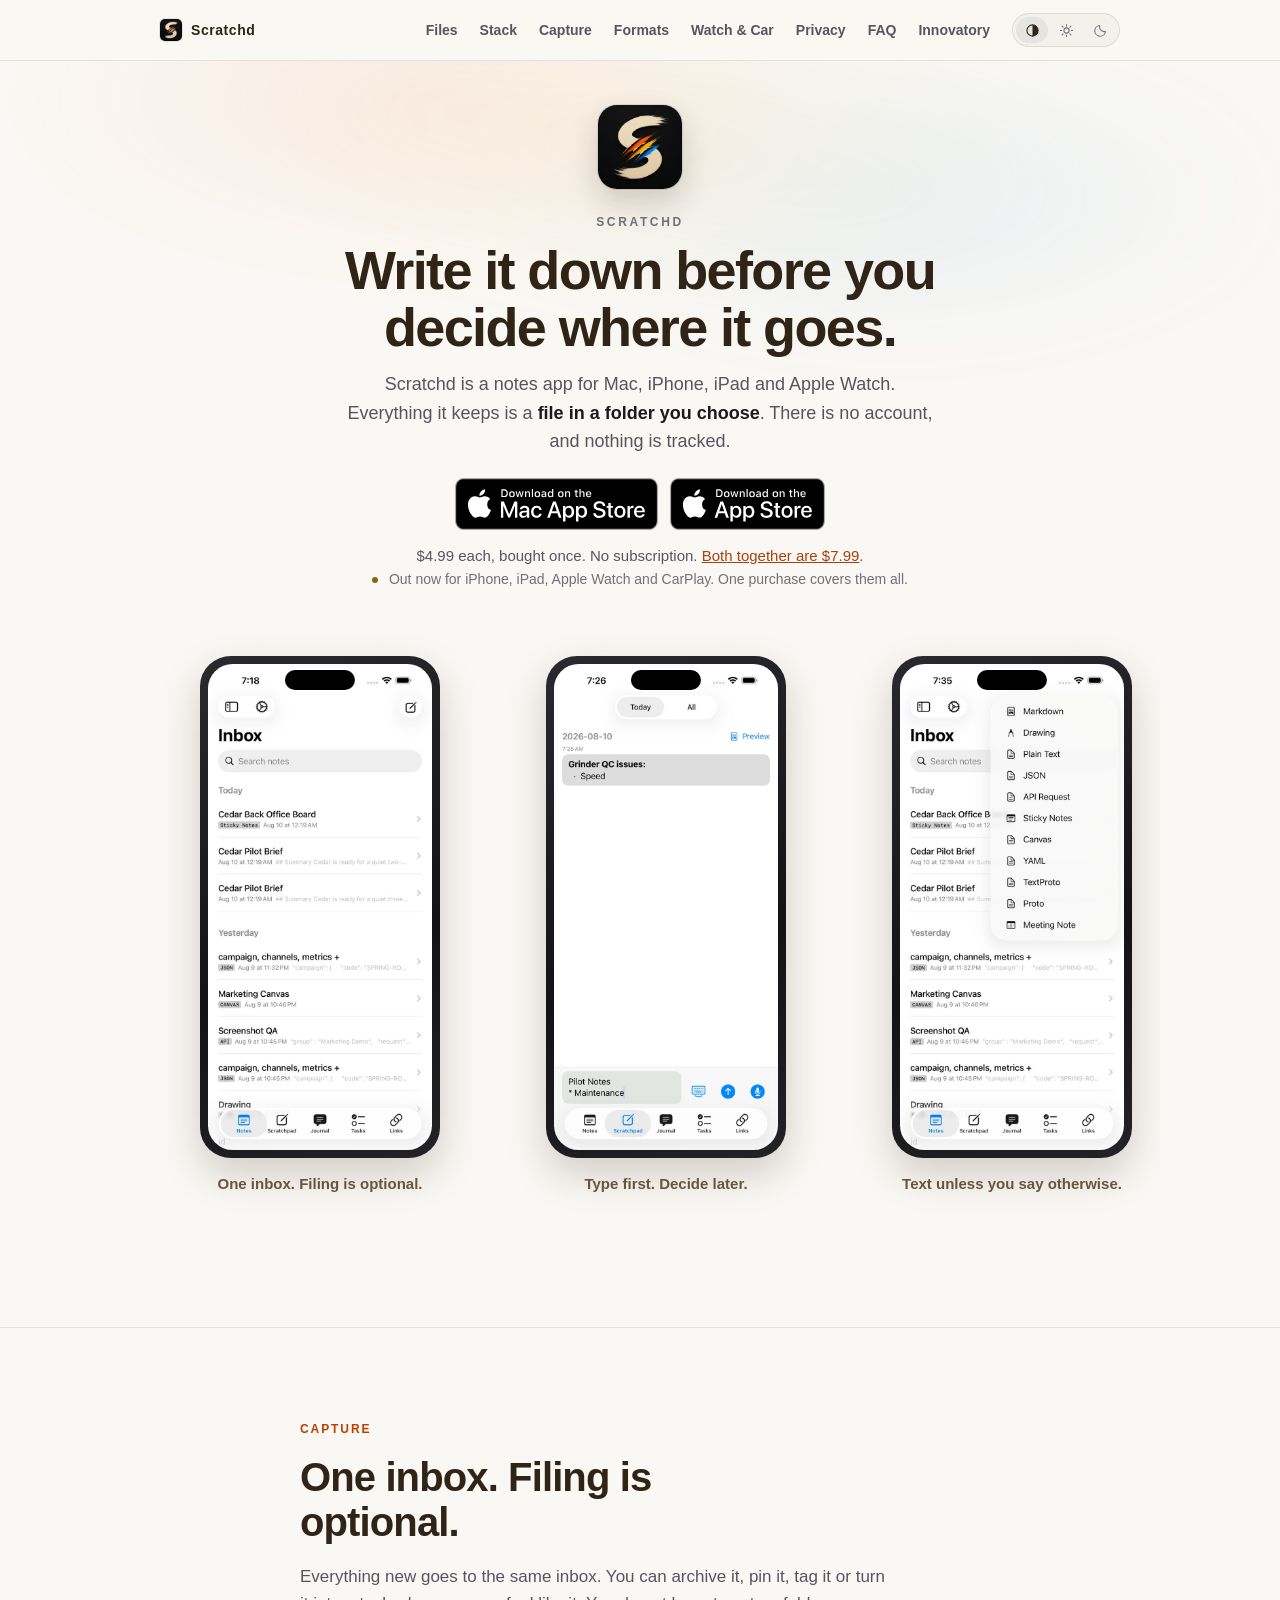
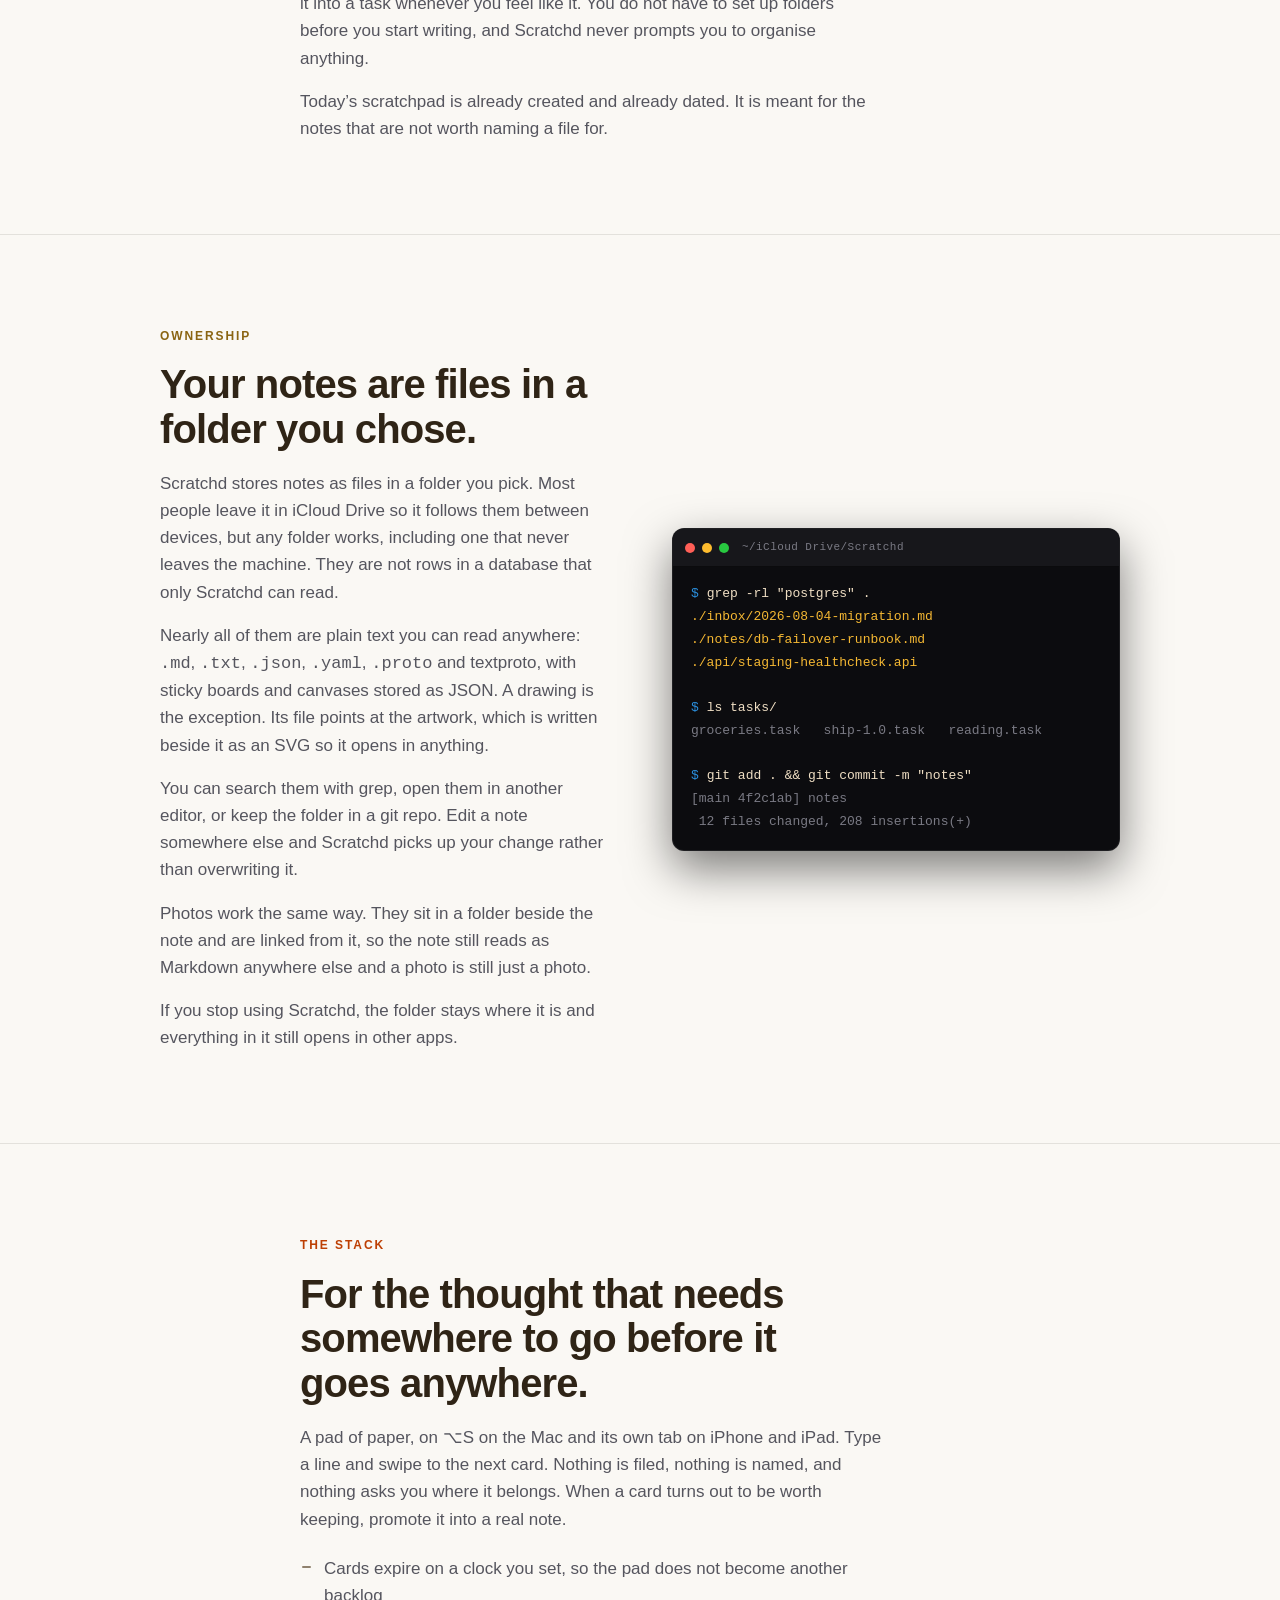
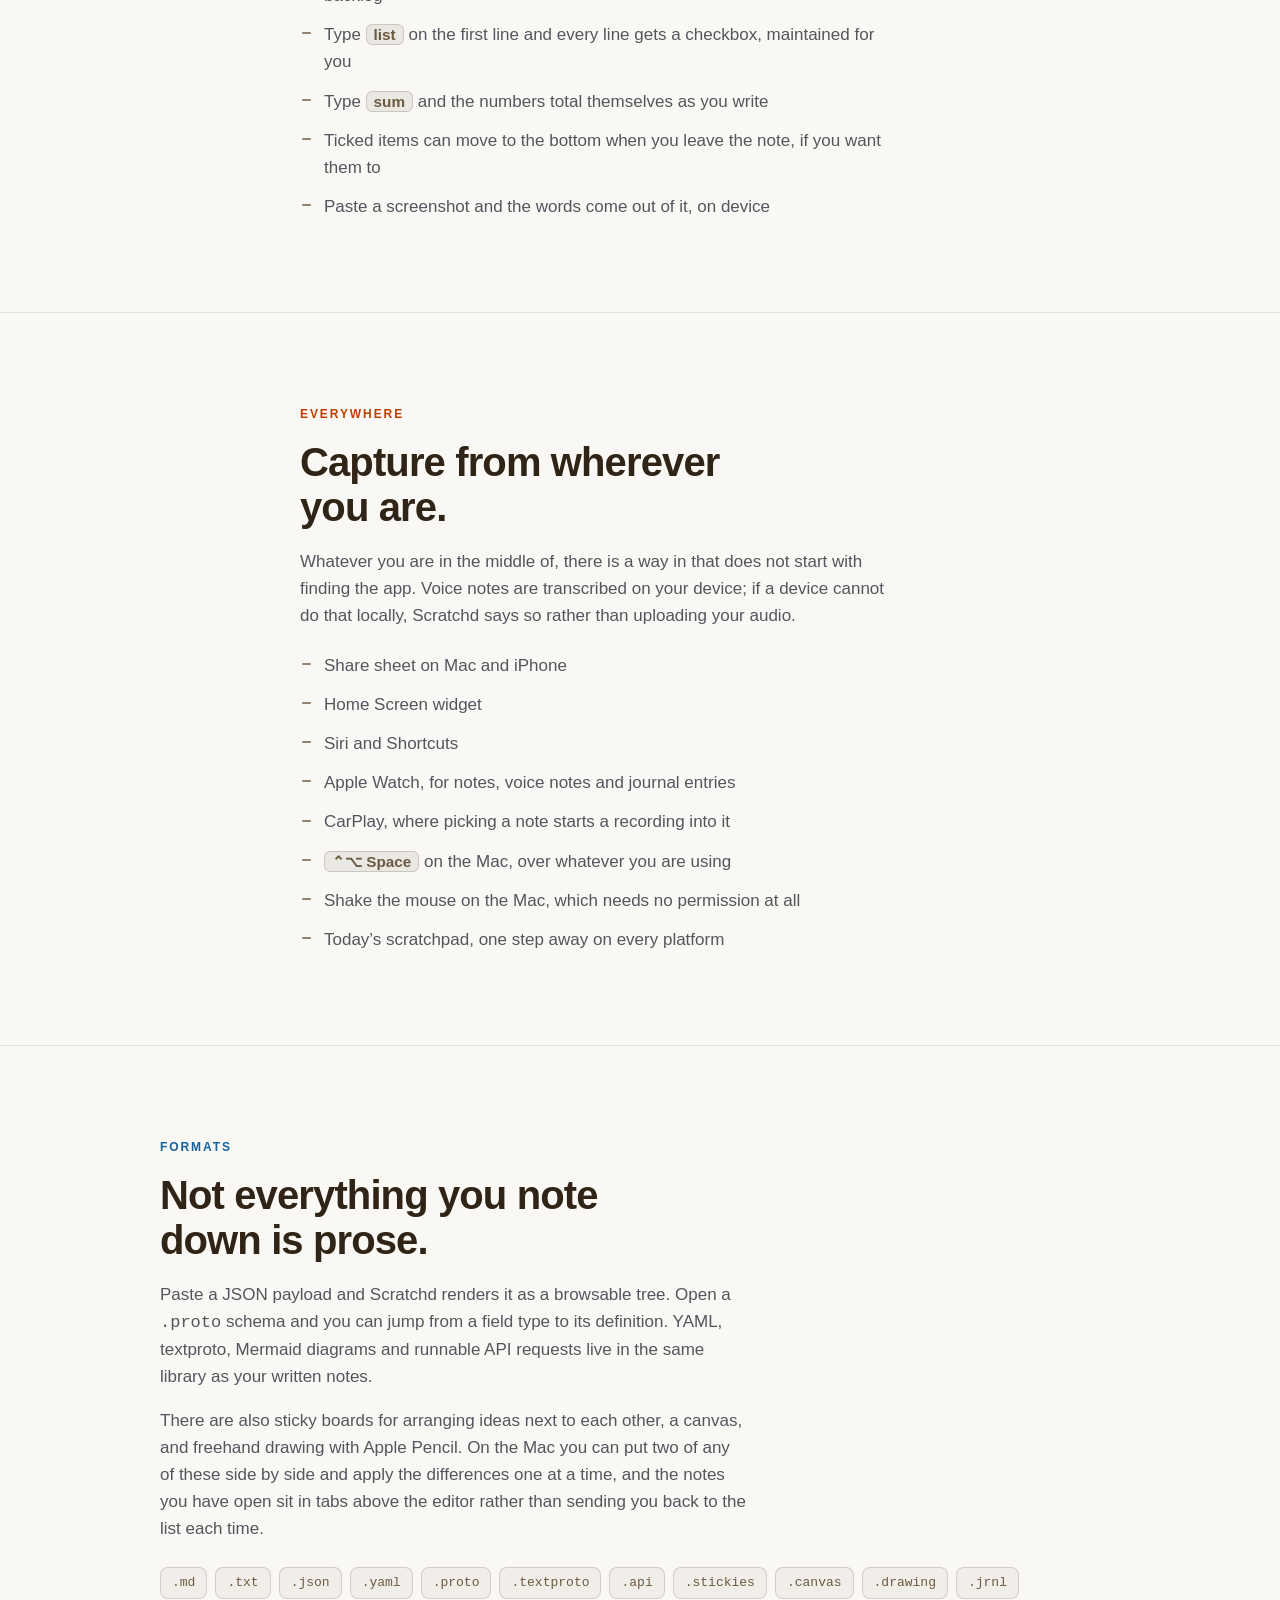
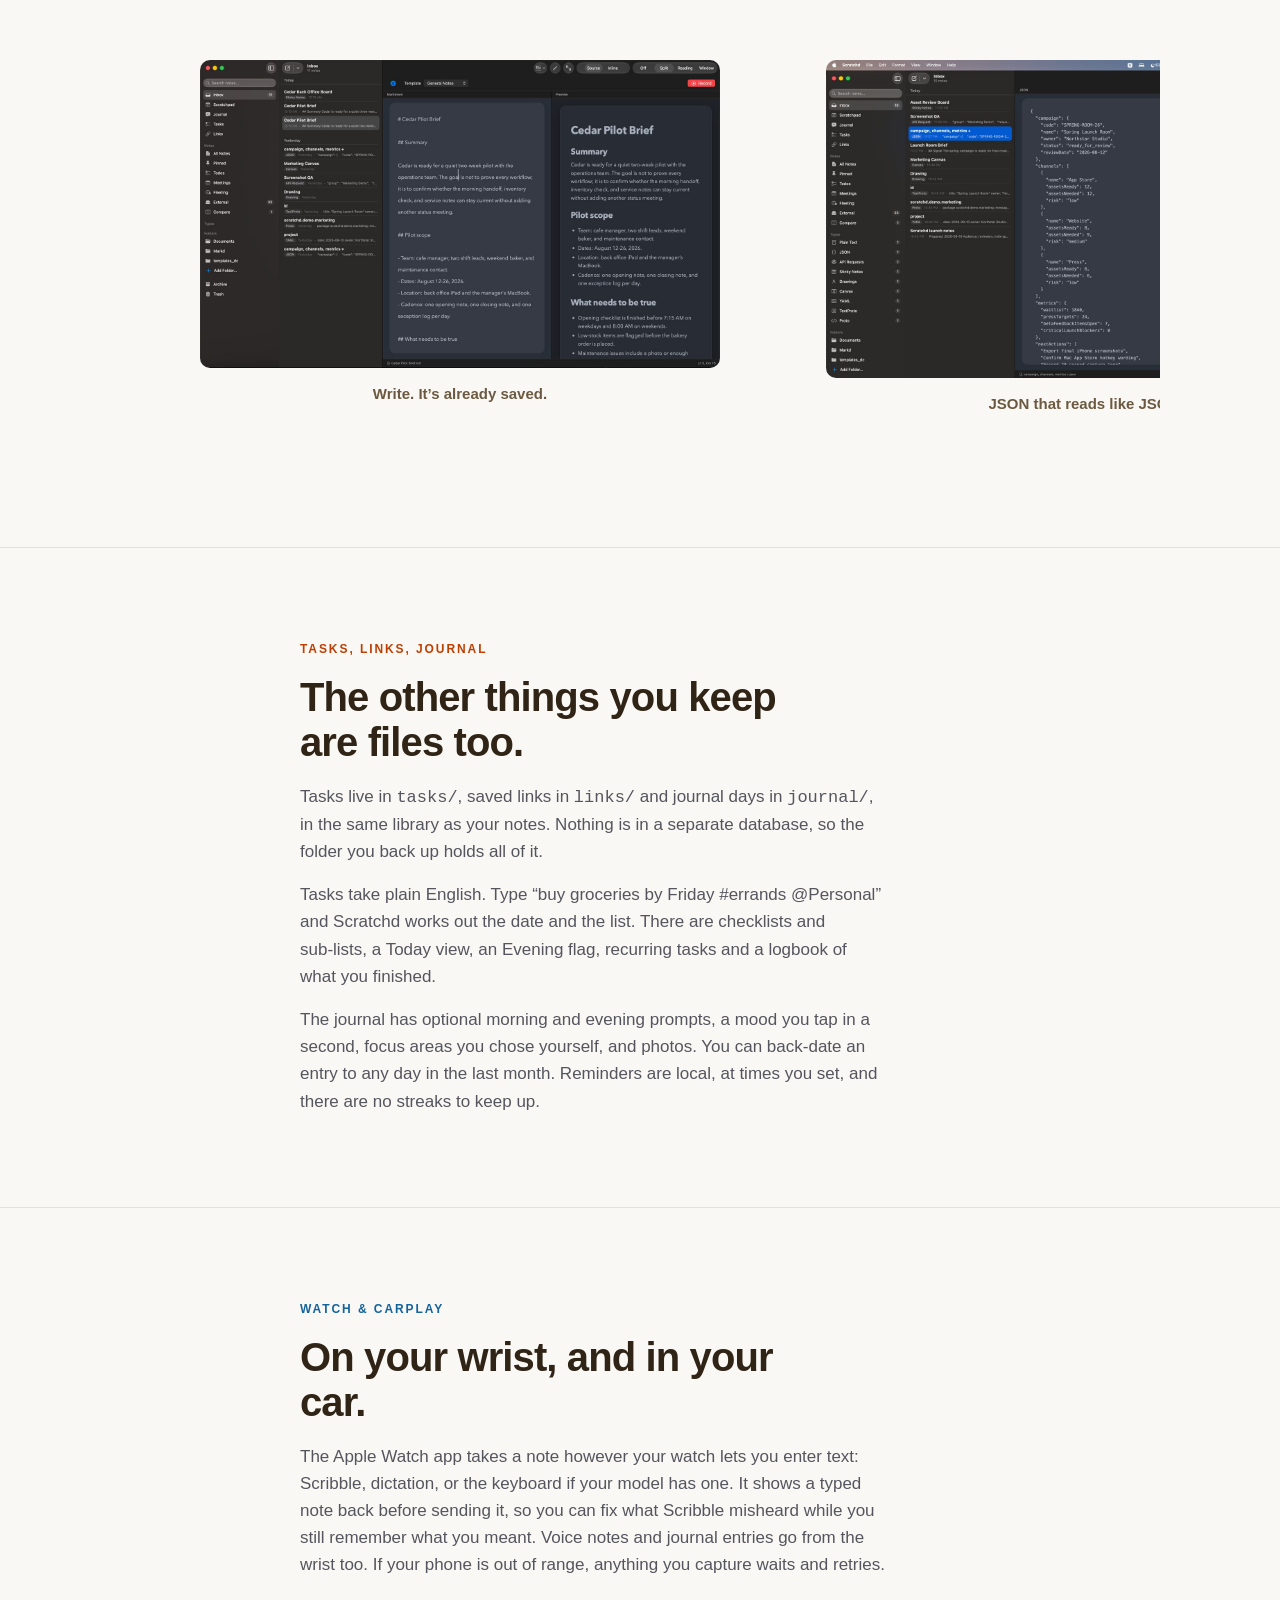
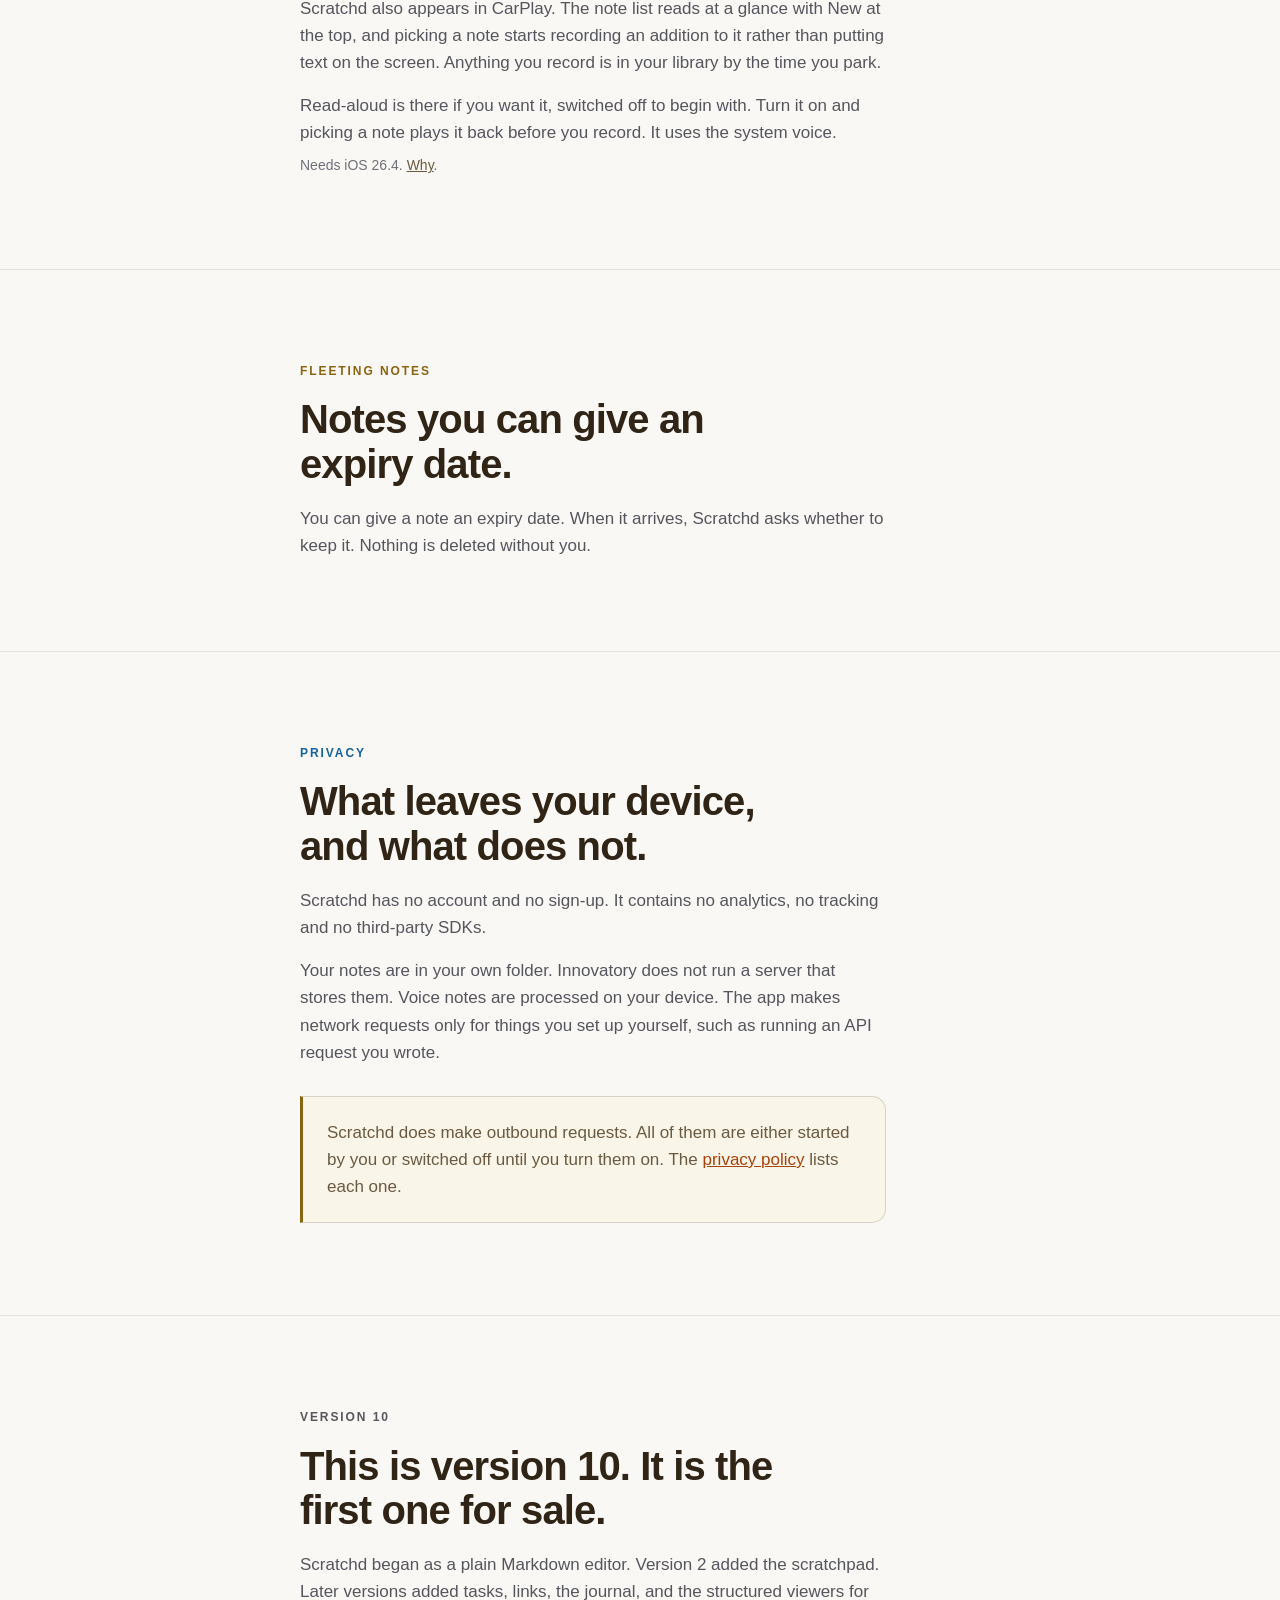
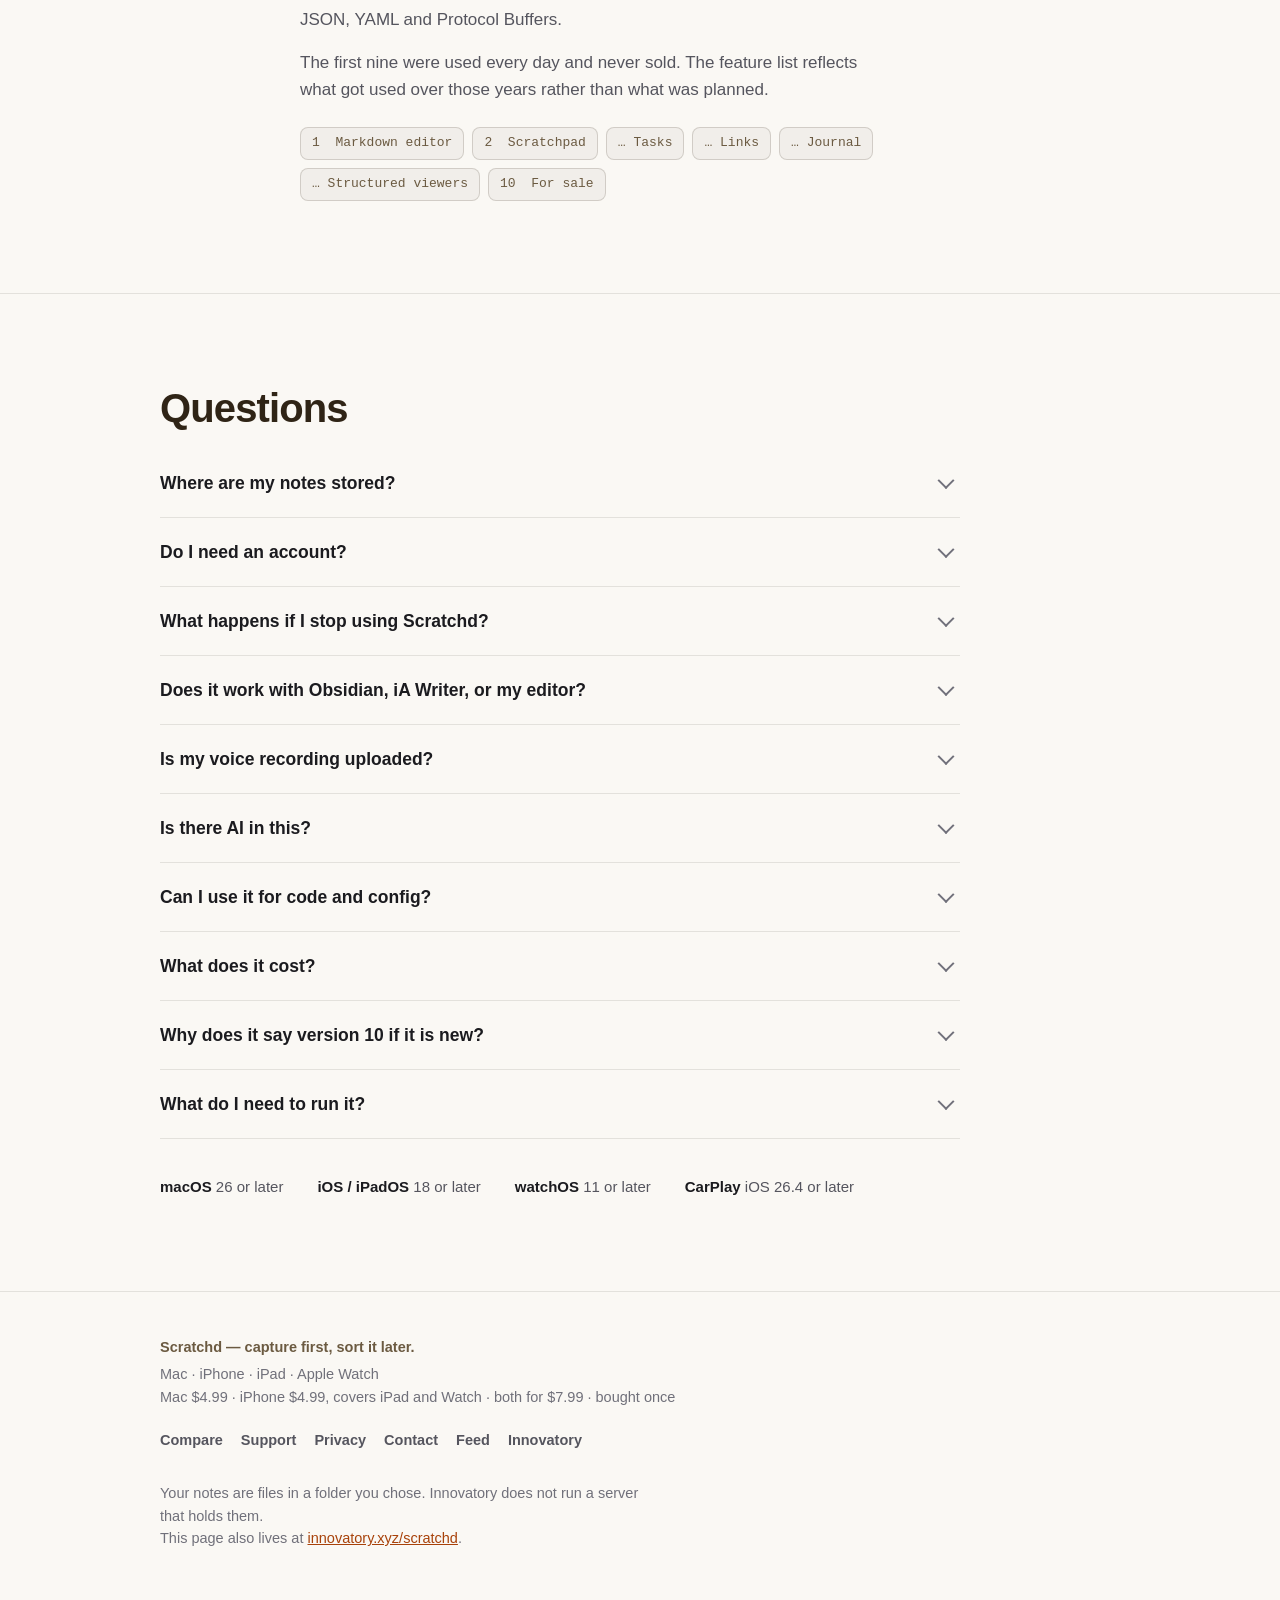
<file: index.html>
<!DOCTYPE html>
<html lang="en">
<head>
  <meta charset="UTF-8" />
  <meta name="viewport" content="width=device-width, initial-scale=1.0" />
  <title>Scratchd — capture first, sort it later</title>
  <meta name="description" content="Scratchd is a notes app for Mac, iPhone, iPad and Apple Watch. Everything it keeps is a file in a folder you choose. No account, no tracking." />
  <!-- Canonical points at scratchd.net: this page and the copy there are
       identical, and scratchd.net is the one that should rank. -->
  <link rel="canonical" href="https://scratchd.net/" />
  <link rel="icon" href="assets/scratchd/icon-128.png" type="image/png" />
  <link rel="apple-touch-icon" href="assets/scratchd/icon-256.png" />
  <link rel="stylesheet" href="scratchd.css" />
  <meta name="theme-color" content="#09090b" />
  <script src="theme.js"></script>
  <link rel="alternate" type="application/rss+xml" title="Innovatory" href="https://innovatory.xyz/feed.xml" />

  <meta property="og:type" content="website" />
  <meta property="og:title" content="Scratchd — capture first, sort it later" />
  <meta property="og:description" content="A notes app for Mac, iPhone, iPad and Apple Watch. Everything it keeps is a file in a folder you choose." />
  <meta property="og:url" content="https://scratchd.net/" />
  <meta property="og:image" content="https://scratchd.net/assets/scratchd/og.jpg" />
  <meta property="og:image:width" content="1200" />
  <meta property="og:image:height" content="630" />
  <meta name="twitter:card" content="summary_large_image" />

  <script type="application/ld+json">
  {
    "@context": "https://schema.org",
    "@type": "SoftwareApplication",
    "name": "Scratchd",
    "applicationCategory": "ProductivityApplication",
    "operatingSystem": "macOS 26, iOS 18, watchOS 11",
    "url": "https://scratchd.net/",
    "offers": {
      "@type": "Offer",
      "priceCurrency": "USD",
      "price": "4.99",
      "availability": "https://schema.org/InStock",
      "url": "https://apps.apple.com/app/id6792511673"
    },
    "author": { "@type": "Organization", "name": "Innovatory", "url": "https://innovatory.xyz/" }
  }
  </script>
  <!-- FAQ structured data: regenerate with scripts/faq-schema.py -->
  <script type="application/ld+json">
  {
    "@context": "https://schema.org",
    "@type": "FAQPage",
    "mainEntity": [
      {
        "@type": "Question",
        "name": "Where are my notes stored?",
        "acceptedAnswer": {
          "@type": "Answer",
          "text": "In a folder you choose, as ordinary files. The default is a folder in your iCloud Drive, but you can point Scratchd anywhere, including a folder that stays on one machine. Open it in Finder or the Files app and the notes are just there."
        }
      },
      {
        "@type": "Question",
        "name": "Do I need an account?",
        "acceptedAnswer": {
          "@type": "Answer",
          "text": "No. There is nothing to sign up for, and no Scratchd account exists to make. Syncing, if you want it, is your own iCloud Drive doing the work, so it follows from where you put the folder. Choose a folder outside iCloud Drive and nothing syncs; the notes stay on that device."
        }
      },
      {
        "@type": "Question",
        "name": "What happens if I stop using Scratchd?",
        "acceptedAnswer": {
          "@type": "Answer",
          "text": "You keep the folder. Plain text, Markdown and structured files such as JSON, YAML, .proto and textproto still open in other apps."
        }
      },
      {
        "@type": "Question",
        "name": "Does it work with Obsidian, iA Writer, or my editor?",
        "acceptedAnswer": {
          "@type": "Answer",
          "text": "Yes. Point another app at the same folder. Scratchd notices changes made outside it and picks them up."
        }
      },
      {
        "@type": "Question",
        "name": "Is my voice recording uploaded?",
        "acceptedAnswer": {
          "@type": "Answer",
          "text": "No. Voice notes require on-device speech recognition and Apple’s on-device models, and if those are not available Scratchd declines rather than falling back to a server."
        }
      },
      {
        "@type": "Question",
        "name": "Is there AI in this?",
        "acceptedAnswer": {
          "@type": "Answer",
          "text": "Two features use Apple’s on-device models: voice notes and the journal’s generated reflection. Both run on your device, on hardware and OS versions that support them, and neither is sent anywhere for processing. There is no chatbot."
        }
      },
      {
        "@type": "Question",
        "name": "Can I use it for code and config?",
        "acceptedAnswer": {
          "@type": "Answer",
          "text": "Yes, and that is much of why it exists. JSON, YAML, .proto and textproto get real previews, and .proto gets a schema viewer with go-to-definition."
        }
      },
      {
        "@type": "Question",
        "name": "What does it cost?",
        "acceptedAnswer": {
          "@type": "Answer",
          "text": "There are two apps. The Mac app is $4.99. The iPhone app is $4.99 and covers iPad and Apple Watch as well, so there is nothing further to buy for those. Scratchd Bundle covers both for $7.99. You buy it once. There is no subscription and no in-app purchase."
        }
      },
      {
        "@type": "Question",
        "name": "Why does it say version 10 if it is new?",
        "acceptedAnswer": {
          "@type": "Answer",
          "text": "Because it is the tenth version. It is the first one that has been for sale. It started as a plain Markdown editor and gained a scratchpad, tasks, links, a journal and the structured viewers over the versions since."
        }
      },
      {
        "@type": "Question",
        "name": "What do I need to run it?",
        "acceptedAnswer": {
          "@type": "Answer",
          "text": "macOS 26, iOS 18, watchOS 11. Two features need more: CarPlay requires iOS 26.4, and voice notes plus the journal’s generated reflection require a device that supports Apple Intelligence."
        }
      }
    ]
  }
  </script>
  <!-- end FAQ structured data -->
</head>
<body>
  <a class="skip" href="#main">Skip to content</a>

  <nav class="nav">
    <div class="wrap nav-inner">
      <a class="nav-home" href="./">
        <img src="assets/scratchd/icon-128.png" alt="" width="22" height="22" style="border-radius:5px" />
        <span class="nav-word">Scratchd</span>
      </a>
      <div class="nav-links">
        <a href="#files" class="optional">Files</a>
        <a href="#stack" class="optional">Stack</a>
        <a href="#capture" class="optional">Capture</a>
        <a href="#formats" class="optional">Formats</a>
        <a href="#wrist-and-car" class="optional">Watch &amp; Car</a>
        <a href="#privacy">Privacy</a>
        <a href="#faq">FAQ</a>
        <a href="https://innovatory.xyz/" class="optional">Innovatory</a>
        <span class="theme-mount" data-theme-mount></span>
      </div>
    </div>
  </nav>

  <main id="main">

    <!-- ============ HERO ============ -->
    <header class="hero">
      <div class="wrap">
        <img src="assets/scratchd/icon-256.png" alt="Scratchd app icon" class="app-icon" width="84" height="84" />
        <p class="wordmark">Scratchd</p>
        <h1>Write it down before you decide where it goes.</h1>
        <p class="hero-sub">
          Scratchd is a notes app for Mac, iPhone, iPad and Apple&nbsp;Watch. Everything it keeps is a
          <strong>file in a folder you choose</strong>. There is no account, and nothing is tracked.
        </p>

        <div class="cta-row">
          <a class="store-badge" href="https://apps.apple.com/app/id6792511673">
            <img class="badge-black" src="assets/scratchd/mac-app-store-badge-black.svg"
                 alt="Download on the Mac App Store" width="156" height="40" />
            <img class="badge-white" src="assets/scratchd/mac-app-store-badge-white.svg"
                 alt="Download on the Mac App Store" width="156" height="40" />
          </a>
          <a class="store-badge" href="https://apps.apple.com/us/app/scratchd/id6792364959">
            <img class="badge-black" src="assets/scratchd/app-store-badge-black.svg"
                 alt="Download on the App Store" width="120" height="40" />
            <img class="badge-white" src="assets/scratchd/app-store-badge-white.svg"
                 alt="Download on the App Store" width="120" height="40" />
          </a>
        </div>
        <p class="price-note">$4.99 each, bought once. No subscription. <a href="https://apps.apple.com/us/app-bundle/id6811086804">Both together are $7.99</a>.</p>

        <p class="availability">
          <span class="dot" aria-hidden="true"></span>
          Out now for iPhone, iPad, Apple&nbsp;Watch and CarPlay. One purchase covers them all.
        </p>

      </div>
    </header>

    <!-- ============ IPHONE SHOTS ============ -->
    <section class="section tight" aria-label="Scratchd on iPhone">
      <div class="wrap">
        <div class="shots">

          <figure class="shot">
            <div class="phone"><div class="screen">
              <img src="assets/scratchd/shots/iphone-01-inbox.jpg" alt="Inbox with mixed note types" width="660" height="1434" loading="lazy" />
            </div></div>
            <figcaption>One inbox. Filing is optional.</figcaption>
          </figure>

          <figure class="shot">
            <div class="phone"><div class="screen">
              <img src="assets/scratchd/shots/iphone-02-capture.jpg" alt="Scratchpad with the jot field open" width="660" height="1434" loading="lazy" />
            </div></div>
            <figcaption>Type first. Decide later.</figcaption>
          </figure>

          <figure class="shot">
            <div class="phone"><div class="screen">
              <img src="assets/scratchd/shots/iphone-03-types.jpg" alt="The new&#8209;note menu listing every note type" width="660" height="1434" loading="lazy" />
            </div></div>
            <figcaption>Text unless you say otherwise.</figcaption>
          </figure>

          <figure class="shot">
            <div class="phone"><div class="screen">
              <img src="assets/scratchd/shots/iphone-04-editor.jpg" alt="Markdown note being edited" width="660" height="1434" loading="lazy" />
            </div></div>
            <figcaption>Write. It&rsquo;s already saved.</figcaption>
          </figure>

          <figure class="shot">
            <div class="phone"><div class="screen">
              <img src="assets/scratchd/shots/iphone-05-photos-source.jpg" alt="Markdown source showing photos linked from an images folder" width="660" height="1434" loading="lazy" />
            </div></div>
            <figcaption>A photo is a link to a file.</figcaption>
          </figure>

          <figure class="shot">
            <div class="phone"><div class="screen">
              <img src="assets/scratchd/shots/iphone-06-photos-preview.jpg" alt="The same note in preview, with the photos drawn inline" width="660" height="1434" loading="lazy" />
            </div></div>
            <figcaption>Preview draws it in place.</figcaption>
          </figure>

          <figure class="shot">
            <div class="phone"><div class="screen">
              <img src="assets/scratchd/shots/iphone-07-json.jpg" alt="JSON rendered as a browsable tree" width="660" height="1434" loading="lazy" />
            </div></div>
            <figcaption>JSON that reads like JSON.</figcaption>
          </figure>

          <figure class="shot">
            <div class="phone"><div class="screen">
              <img src="assets/scratchd/shots/iphone-08-tasks.jpg" alt="Tasks, natural&#8209;language entry" width="660" height="1434" loading="lazy" />
            </div></div>
            <figcaption>Plain English becomes a task.</figcaption>
          </figure>

          <figure class="shot">
            <div class="phone"><div class="screen">
              <img src="assets/scratchd/shots/iphone-09-sticky.jpg" alt="Sticky note board" width="660" height="1434" loading="lazy" />
            </div></div>
            <figcaption>Room for the messy stage.</figcaption>
          </figure>

          <figure class="shot">
            <div class="phone"><div class="screen">
              <img src="assets/scratchd/shots/iphone-10-journal.jpg" alt="Journal prompt with the mood picker" width="660" height="1434" loading="lazy" />
            </div></div>
            <figcaption>A journal that doesn&rsquo;t nag.</figcaption>
          </figure>

        </div>
      </div>
    </section>

    <!-- ============ INBOX ============ -->
    <section class="section" id="inbox">
      <div class="wrap narrow">
        <p class="kicker red">Capture</p>
        <h2>One inbox. Filing is optional.</h2>
        <p>
          Everything new goes to the same inbox. You can archive it, pin it, tag it or turn it into a
          task whenever you feel like it. You do not have to set up folders before you start writing,
          and Scratchd never prompts you to organise anything.
        </p>
        <p>
          Today&rsquo;s scratchpad is already created and already dated. It is meant for the notes that
          are not worth naming a file for.
        </p>
      </div>
    </section>

    <!-- ============ FILES ============ -->
    <section class="section" id="files">
      <div class="wrap split">
        <div>
          <p class="kicker gold">Ownership</p>
          <h2>Your notes are files in a folder you chose.</h2>
          <p>
            Scratchd stores notes as files in a folder you pick. Most people leave it in
            iCloud&nbsp;Drive so it follows them between devices, but any folder works, including one
            that never leaves the machine. They are not rows in a database that only Scratchd can read.
          </p>
          <p>
            Nearly all of them are plain text you can read anywhere: <code>.md</code>,
            <code>.txt</code>, <code>.json</code>, <code>.yaml</code>, <code>.proto</code> and
            textproto, with sticky boards and canvases stored as JSON. A drawing is the exception. Its
            file points at the artwork, which is written beside it as an SVG so it opens in anything.
          </p>
          <p>
            You can search them with grep, open them in another editor, or keep the folder in a git repo.
            Edit a note somewhere else and Scratchd picks up your change rather than overwriting it.
          </p>
          <p>
            Photos work the same way. They sit in a folder beside the note and are linked from it, so the
            note still reads as Markdown anywhere else and a photo is still just a photo.
          </p>
          <p>
            If you stop using Scratchd, the folder stays where it is and everything in it still opens in
            other apps.
          </p>
        </div>

        <div class="split-visual">
          <div class="term">
            <div class="term-bar"><i></i><i></i><i></i><span>~/iCloud Drive/Scratchd</span></div>
<pre><span class="p">$</span> <span class="c">grep -rl "postgres" .</span>
<span class="g">./inbox/2026-08-04-migration.md</span>
<span class="g">./notes/db-failover-runbook.md</span>
<span class="g">./api/staging-healthcheck.api</span>

<span class="p">$</span> <span class="c">ls tasks/</span>
<span class="dim">groceries.task   ship-1.0.task   reading.task</span>

<span class="p">$</span> <span class="c">git add . &amp;&amp; git commit -m "notes"</span>
<span class="dim">[main 4f2c1ab] notes
 12 files changed, 208 insertions(+)</span>
</pre>
          </div>
        </div>
      </div>
    </section>

    <!-- ============ STACK ============ -->
    <section class="section" id="stack">
      <div class="wrap narrow">
        <p class="kicker red">The Stack</p>
        <h2>For the thought that needs somewhere to go before it goes anywhere.</h2>
        <p>
          A pad of paper, on &#8997;S on the Mac and its own tab on iPhone and iPad. Type a line and
          swipe to the next card. Nothing is filed, nothing is named, and nothing asks you where it
          belongs. When a card turns out to be worth keeping, promote it into a real note.
        </p>
        <ul class="bullets">
          <li>Cards expire on a clock you set, so the pad does not become another backlog</li>
          <li>Type <kbd>list</kbd> on the first line and every line gets a checkbox, maintained for you</li>
          <li>Type <kbd>sum</kbd> and the numbers total themselves as you write</li>
          <li>Ticked items can move to the bottom when you leave the note, if you want them to</li>
          <li>Paste a screenshot and the words come out of it, on device</li>
        </ul>
      </div>
    </section>

    <!-- ============ CAPTURE ============ -->
    <section class="section" id="capture">
      <div class="wrap narrow">
        <p class="kicker red">Everywhere</p>
        <h2>Capture from wherever you are.</h2>
        <p>
          Whatever you are in the middle of, there is a way in that does not start with finding the app.
          Voice notes are transcribed on your device; if a device cannot do that locally, Scratchd says so
          rather than uploading your audio.
        </p>

        <ul class="bullets">
          <li>Share sheet on Mac and iPhone</li>
          <li>Home Screen widget</li>
          <li>Siri and Shortcuts</li>
          <li>Apple Watch, for notes, voice notes and journal entries</li>
          <li>CarPlay, where picking a note starts a recording into it</li>
          <li><kbd>&#8963;&#8997;&nbsp;Space</kbd> on the Mac, over whatever you are using</li>
          <li>Shake the mouse on the Mac, which needs no permission at all</li>
          <li>Today&rsquo;s scratchpad, one step away on every platform</li>
        </ul>
      </div>
    </section>

    <!-- ============ FORMATS ============ -->
    <section class="section" id="formats">
      <div class="wrap">
        <p class="kicker blue">Formats</p>
        <h2>Not everything you note down is prose.</h2>
        <p>
          Paste a JSON payload and Scratchd renders it as a browsable tree. Open a <code>.proto</code>
          schema and you can jump from a field type to its definition. YAML, textproto, Mermaid diagrams
          and runnable API requests live in the same library as your written notes.
        </p>
        <p>
          There are also sticky boards for arranging ideas next to each other, a canvas, and freehand
          drawing with Apple&nbsp;Pencil.
          On the Mac you can put two of any of these side by side and apply the differences one at a
          time, and the notes you have open sit in tabs above the editor rather than sending you back
          to the list each time.
        </p>

        <ul class="chips">
          <li>.md</li><li>.txt</li><li>.json</li><li>.yaml</li>
          <li>.proto</li><li>.textproto</li><li>.api</li>
          <li>.stickies</li><li>.canvas</li><li>.drawing</li><li>.jrnl</li>
        </ul>

        <div class="shots" style="margin-top:40px">

          <figure class="shot wide">
            <div class="macshot">
              <img src="assets/scratchd/shots/mac-01-editor.jpg" alt="Markdown editor beside the live preview" width="1500" height="886" loading="lazy" />
            </div>
            <figcaption>Write. It&rsquo;s already saved.</figcaption>
          </figure>

          <figure class="shot wide">
            <div class="macshot">
              <img src="assets/scratchd/shots/mac-02-json.jpg" alt="JSON source beside the rendered tree" width="1500" height="916" loading="lazy" />
            </div>
            <figcaption>JSON that reads like JSON.</figcaption>
          </figure>

          <figure class="shot wide">
            <div class="macshot">
              <img src="assets/scratchd/shots/mac-03-proto.jpg" alt="Proto schema viewer with go&#8209;to&#8209;definition" width="1500" height="885" loading="lazy" />
            </div>
            <figcaption>Jump through your schemas.</figcaption>
          </figure>

          <figure class="shot wide">
            <div class="macshot">
              <img src="assets/scratchd/shots/mac-04-api.jpg" alt="API request beside its response" width="1500" height="883" loading="lazy" />
            </div>
            <figcaption>Run the request. Keep the response.</figcaption>
          </figure>

          <figure class="shot wide">
            <div class="macshot">
              <img src="assets/scratchd/shots/mac-05-compare.jpg" alt="Two JSON files compared side by side" width="1500" height="886" loading="lazy" />
            </div>
            <figcaption>Diff without leaving.</figcaption>
          </figure>

          <figure class="shot wide">
            <div class="macshot">
              <img src="assets/scratchd/shots/mac-06-sticky.jpg" alt="Sticky note board" width="1500" height="885" loading="lazy" />
            </div>
            <figcaption>Room for the messy stage.</figcaption>
          </figure>

        </div>
      </div>
    </section>

    <!-- ============ TASKS, LINKS, JOURNAL ============ -->
    <section class="section" id="the-rest">
      <div class="wrap narrow">
        <p class="kicker red">Tasks, links, journal</p>
        <h2>The other things you keep are files too.</h2>
        <p>
          Tasks live in <code>tasks/</code>, saved links in <code>links/</code> and journal days in
          <code>journal/</code>, in the same library as your notes. Nothing is in a separate database,
          so the folder you back up holds all of it.
        </p>
        <p>
          Tasks take plain English. Type &ldquo;buy groceries by Friday #errands @Personal&rdquo; and
          Scratchd works out the date and the list. There are checklists and sub&#8209;lists, a Today
          view, an Evening flag, recurring tasks and a logbook of what you finished.
        </p>
        <p>
          The journal has optional morning and evening prompts, a mood you tap in a second, focus areas
          you chose yourself, and photos. You can back&#8209;date an entry to any day in the last month.
          Reminders are local, at times you set, and there are no streaks to keep up.
        </p>
      </div>
    </section>

    <!-- ============ WATCH & CARPLAY ============ -->
    <section class="section" id="wrist-and-car">
      <div class="wrap narrow">
        <p class="kicker blue">Watch &amp; CarPlay</p>
        <h2>On your wrist, and in your car.</h2>
        <p>
          The Apple&nbsp;Watch app takes a note however your watch lets you enter text: Scribble,
          dictation, or the keyboard if your model has one. It shows a typed note back before sending it,
          so you can fix what Scribble misheard while you still remember what you meant. Voice notes and
          journal entries go from the wrist too. If your phone is out of range, anything you capture waits
          and retries.
        </p>
        <p>
          Scratchd also appears in CarPlay. The note list reads at a glance with New at the top, and
          picking a note starts recording an addition to it rather than putting text on the screen.
          Anything you record is in your library by the time you park.
        </p>
        <p>
          Read&#8209;aloud is there if you want it, switched off to begin with. Turn it on and picking a
          note plays it back before you record. It uses the system voice.
          <span class="aside">Needs iOS&nbsp;26.4. <a href="support/">Why</a>.</span>
        </p>
      </div>
    </section>

    <!-- ============ FLEETING ============ -->
    <section class="section" id="fleeting">
      <div class="wrap narrow">
        <p class="kicker gold">Fleeting notes</p>
        <h2>Notes you can give an expiry date.</h2>
        <p>
          You can give a note an expiry date. When it arrives, Scratchd asks whether to keep it. Nothing
          is deleted without you.
        </p>
      </div>
    </section>

    <!-- ============ PRIVACY ============ -->
    <section class="section" id="privacy">
      <div class="wrap narrow">
        <p class="kicker blue">Privacy</p>
        <h2>What leaves your device, and what does not.</h2>
        <p>
          Scratchd has no account and no sign&#8209;up. It contains no analytics, no tracking and no
          third&#8209;party SDKs.
        </p>
        <p>
          Your notes are in your own folder. Innovatory does not run a server that stores them. Voice
          notes are processed on your device. The app makes network requests only for things you set up
          yourself, such as running an API request you wrote.
        </p>

        <div class="callout">
          <p>
            Scratchd does make outbound requests. All of them are either started by you or switched off
            until you turn them on. The <a href="privacy/">privacy policy</a> lists each one.
          </p>
        </div>
      </div>
    </section>

    <!-- ============ STORY ============ -->
    <section class="section" id="story">
      <div class="wrap narrow">
        <p class="kicker">Version 10</p>
        <h2>This is version 10. It is the first one for sale.</h2>
        <p>
          Scratchd began as a plain Markdown editor. Version 2 added the scratchpad. Later versions added
          tasks, links, the journal, and the structured viewers for JSON, YAML and Protocol Buffers.
        </p>
        <p>
          The first nine were used every day and never sold. The feature list reflects what got used over
          those years rather than what was planned.
        </p>

        <ul class="chips">
          <li>1 &nbsp;Markdown editor</li>
          <li>2 &nbsp;Scratchpad</li>
          <li>&hellip;&nbsp;Tasks</li>
          <li>&hellip;&nbsp;Links</li>
          <li>&hellip;&nbsp;Journal</li>
          <li>&hellip;&nbsp;Structured viewers</li>
          <li>10 &nbsp;For sale</li>
        </ul>
      </div>
    </section>

    <!-- ============ FAQ ============ -->
    <section class="section" id="faq">
      <div class="wrap">
        <h2>Questions</h2>
        <div class="faq">

          <details>
            <summary>Where are my notes stored?</summary>
            <p>In a folder you choose, as ordinary files. The default is a folder in your iCloud&nbsp;Drive, but you can point Scratchd anywhere, including a folder that stays on one machine. Open it in Finder or the Files app and the notes are just there.</p>
          </details>

          <details>
            <summary>Do I need an account?</summary>
            <p>No. There is nothing to sign up for, and no Scratchd account exists to make. Syncing, if you want it, is your own iCloud&nbsp;Drive doing the work, so it follows from where you put the folder. Choose a folder outside iCloud&nbsp;Drive and nothing syncs; the notes stay on that device.</p>
          </details>

          <details>
            <summary>What happens if I stop using Scratchd?</summary>
            <p>You keep the folder. Plain text, Markdown and structured files such as JSON, YAML, <code>.proto</code> and textproto still open in other apps.</p>
          </details>

          <details>
            <summary>Does it work with Obsidian, iA Writer, or my editor?</summary>
            <p>Yes. Point another app at the same folder. Scratchd notices changes made outside it and picks them up.</p>
          </details>

          <details>
            <summary>Is my voice recording uploaded?</summary>
            <p>No. Voice notes require on&#8209;device speech recognition and Apple&rsquo;s on&#8209;device models, and if those are not available Scratchd declines rather than falling back to a server.</p>
          </details>

          <details>
            <summary>Is there AI in this?</summary>
            <p>Two features use Apple&rsquo;s on&#8209;device models: voice notes and the journal&rsquo;s generated reflection. Both run on your device, on hardware and OS versions that support them, and neither is sent anywhere for processing. There is no chatbot.</p>
          </details>

          <details>
            <summary>Can I use it for code and config?</summary>
            <p>Yes, and that is much of why it exists. JSON, YAML, <code>.proto</code> and textproto get real previews, and <code>.proto</code> gets a schema viewer with go&#8209;to&#8209;definition.</p>
          </details>

          <details>
            <summary>What does it cost?</summary>
            <p>There are two apps. The Mac app is $4.99. The iPhone app is $4.99 and covers iPad and Apple&nbsp;Watch as well, so there is nothing further to buy for those. Scratchd Bundle covers both for $7.99. You buy it once. There is no subscription and no in&#8209;app purchase.</p>
          </details>

          <details>
            <summary>Why does it say version 10 if it is new?</summary>
            <p>Because it is the tenth version. It is the first one that has been for sale. It started as a plain Markdown editor and gained a scratchpad, tasks, links, a journal and the structured viewers over the versions since.</p>
          </details>

          <details>
            <summary>What do I need to run it?</summary>
            <p>macOS&nbsp;26, iOS&nbsp;18, watchOS&nbsp;11. Two features need more: CarPlay requires iOS&nbsp;26.4, and voice notes plus the journal&rsquo;s generated reflection require a device that supports Apple&nbsp;Intelligence.</p>
          </details>

        </div>

        <ul class="reqs" style="margin-top:36px">
          <li><b>macOS</b> 26 or later</li>
          <li><b>iOS / iPadOS</b> 18 or later</li>
          <li><b>watchOS</b> 11 or later</li>
          <li><b>CarPlay</b> iOS 26.4 or later</li>
        </ul>
      </div>
    </section>
  </main>

  <footer class="footer">
    <div class="wrap">
      <div class="footer-top">
        <div>
          <p class="footer-tag">Scratchd &mdash; capture first, sort it later.</p>
          <p class="footer-plat">Mac &middot; iPhone &middot; iPad &middot; Apple Watch</p>
          <p class="footer-plat">Mac $4.99 &middot; iPhone $4.99, covers iPad and Watch &middot; both for $7.99 &middot; bought once</p>
        </div>
        <div class="footer-links">
          <a href="compare/">Compare</a>
          <a href="support/">Support</a>
          <a href="privacy/">Privacy</a>
          <a href="mailto:scratchd@innovatory.xyz">Contact</a>
          <a href="https://innovatory.xyz/feed.xml">Feed</a>
          <a href="https://innovatory.xyz/">Innovatory</a>
        </div>
      </div>
      <p class="footer-note">
        Your notes are files in a folder you chose. Innovatory does not run a server that holds them.
      </p>
      <p class="footer-note">
        This page also lives at <a href="https://innovatory.xyz/scratchd/">innovatory.xyz/scratchd</a>.
      </p>
    </div>
  </footer>
</body>
</html>
</file>
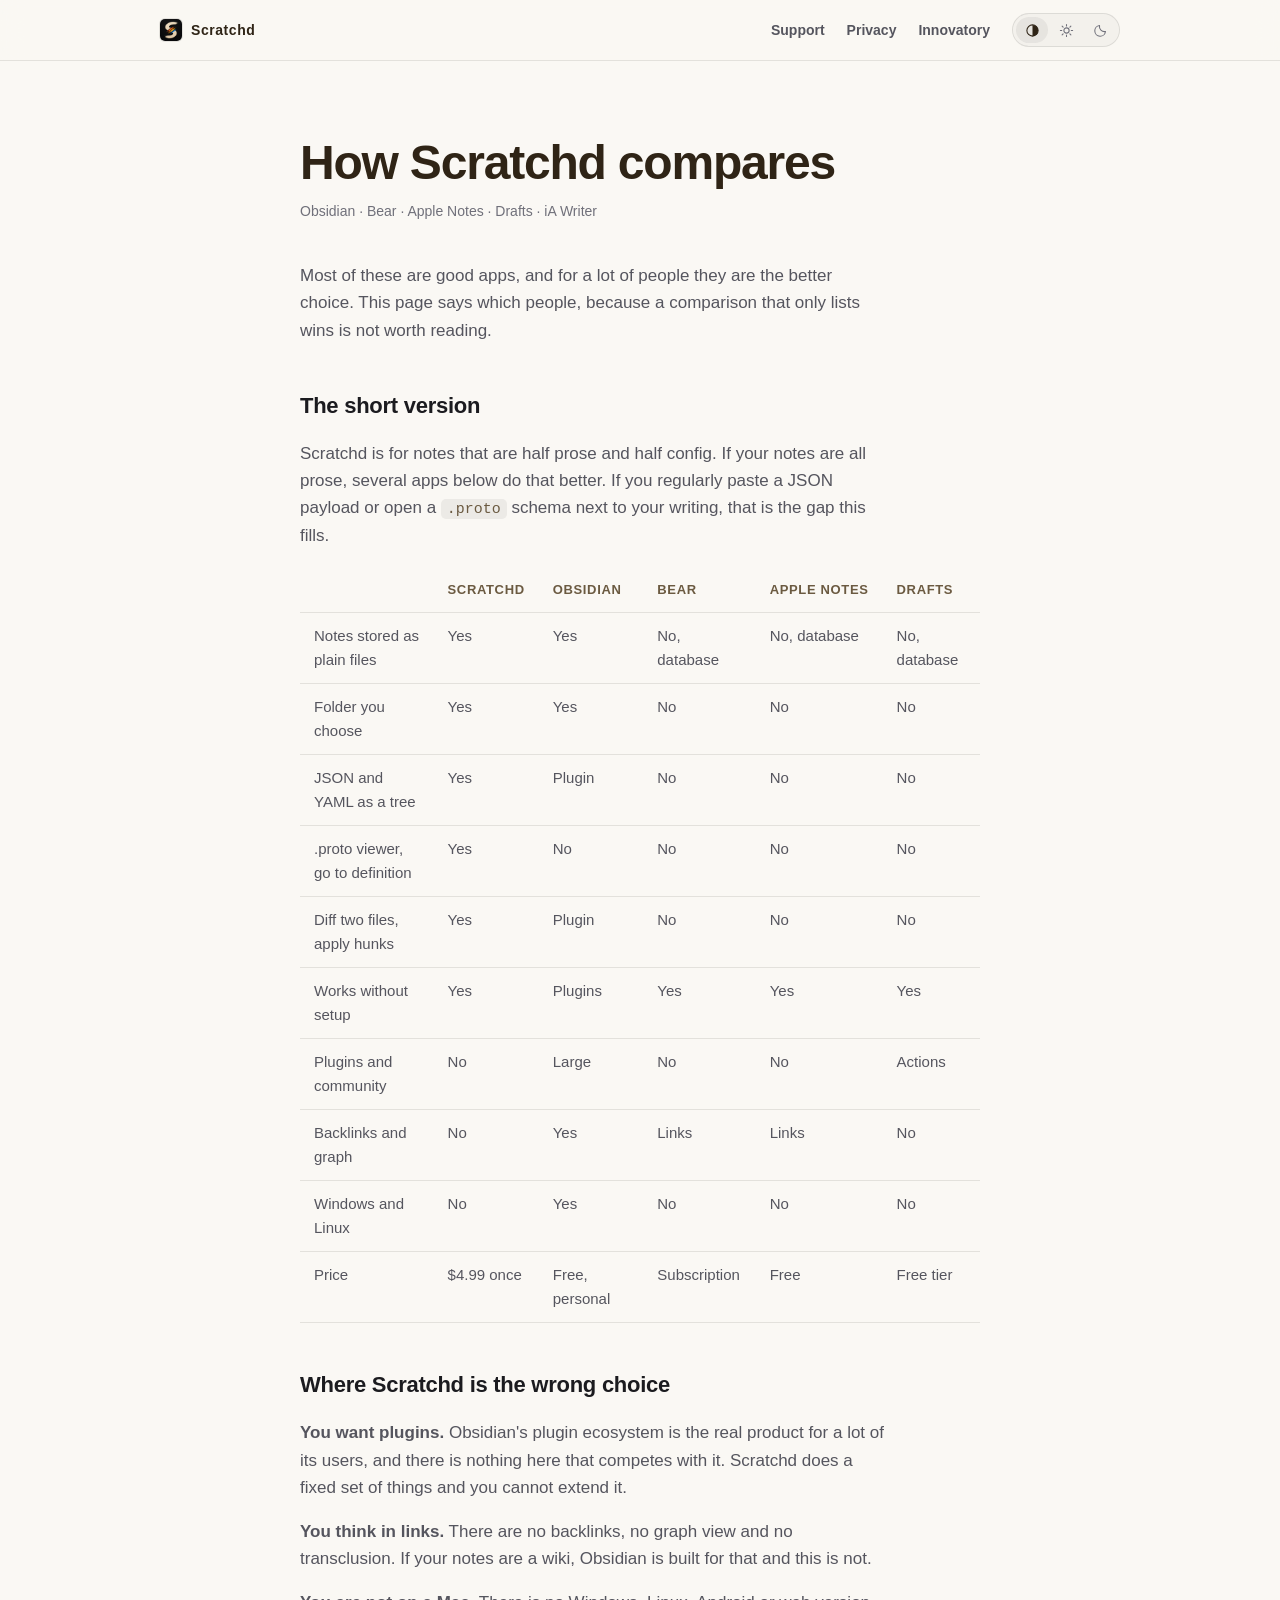
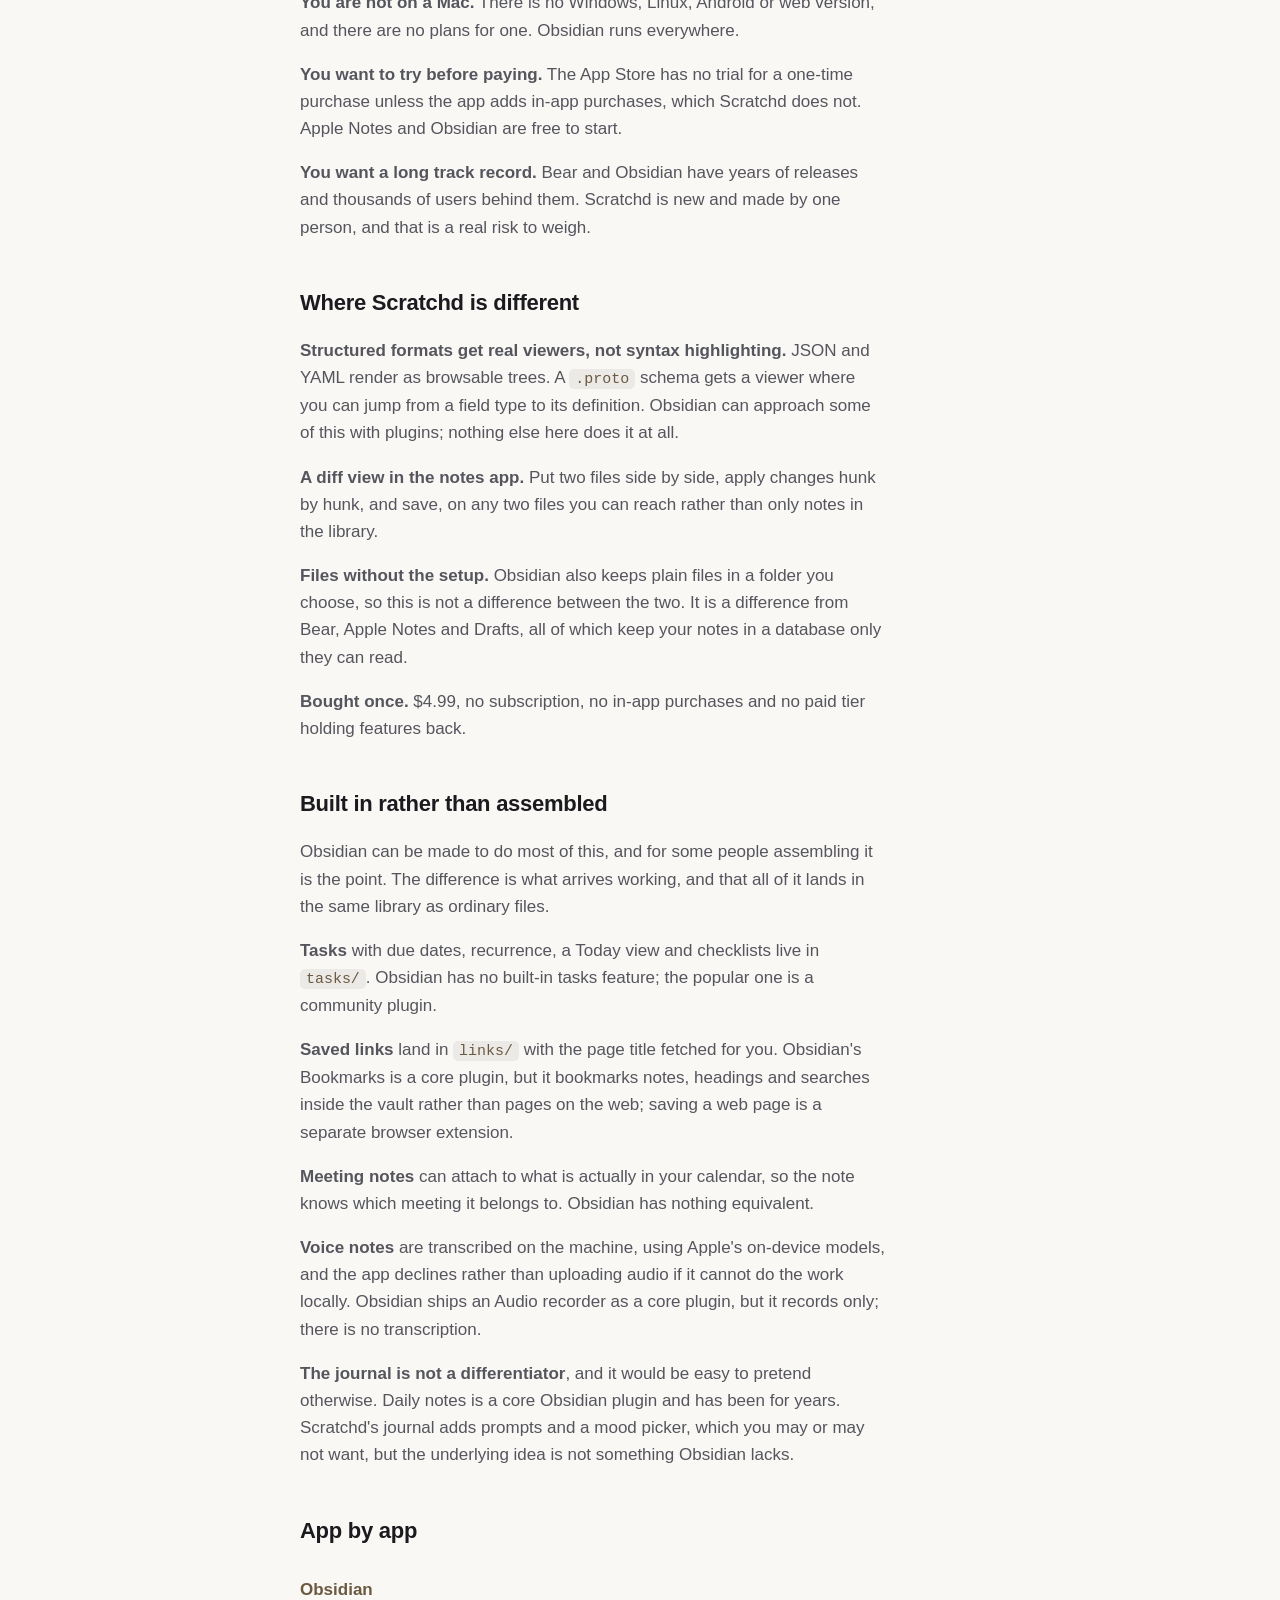
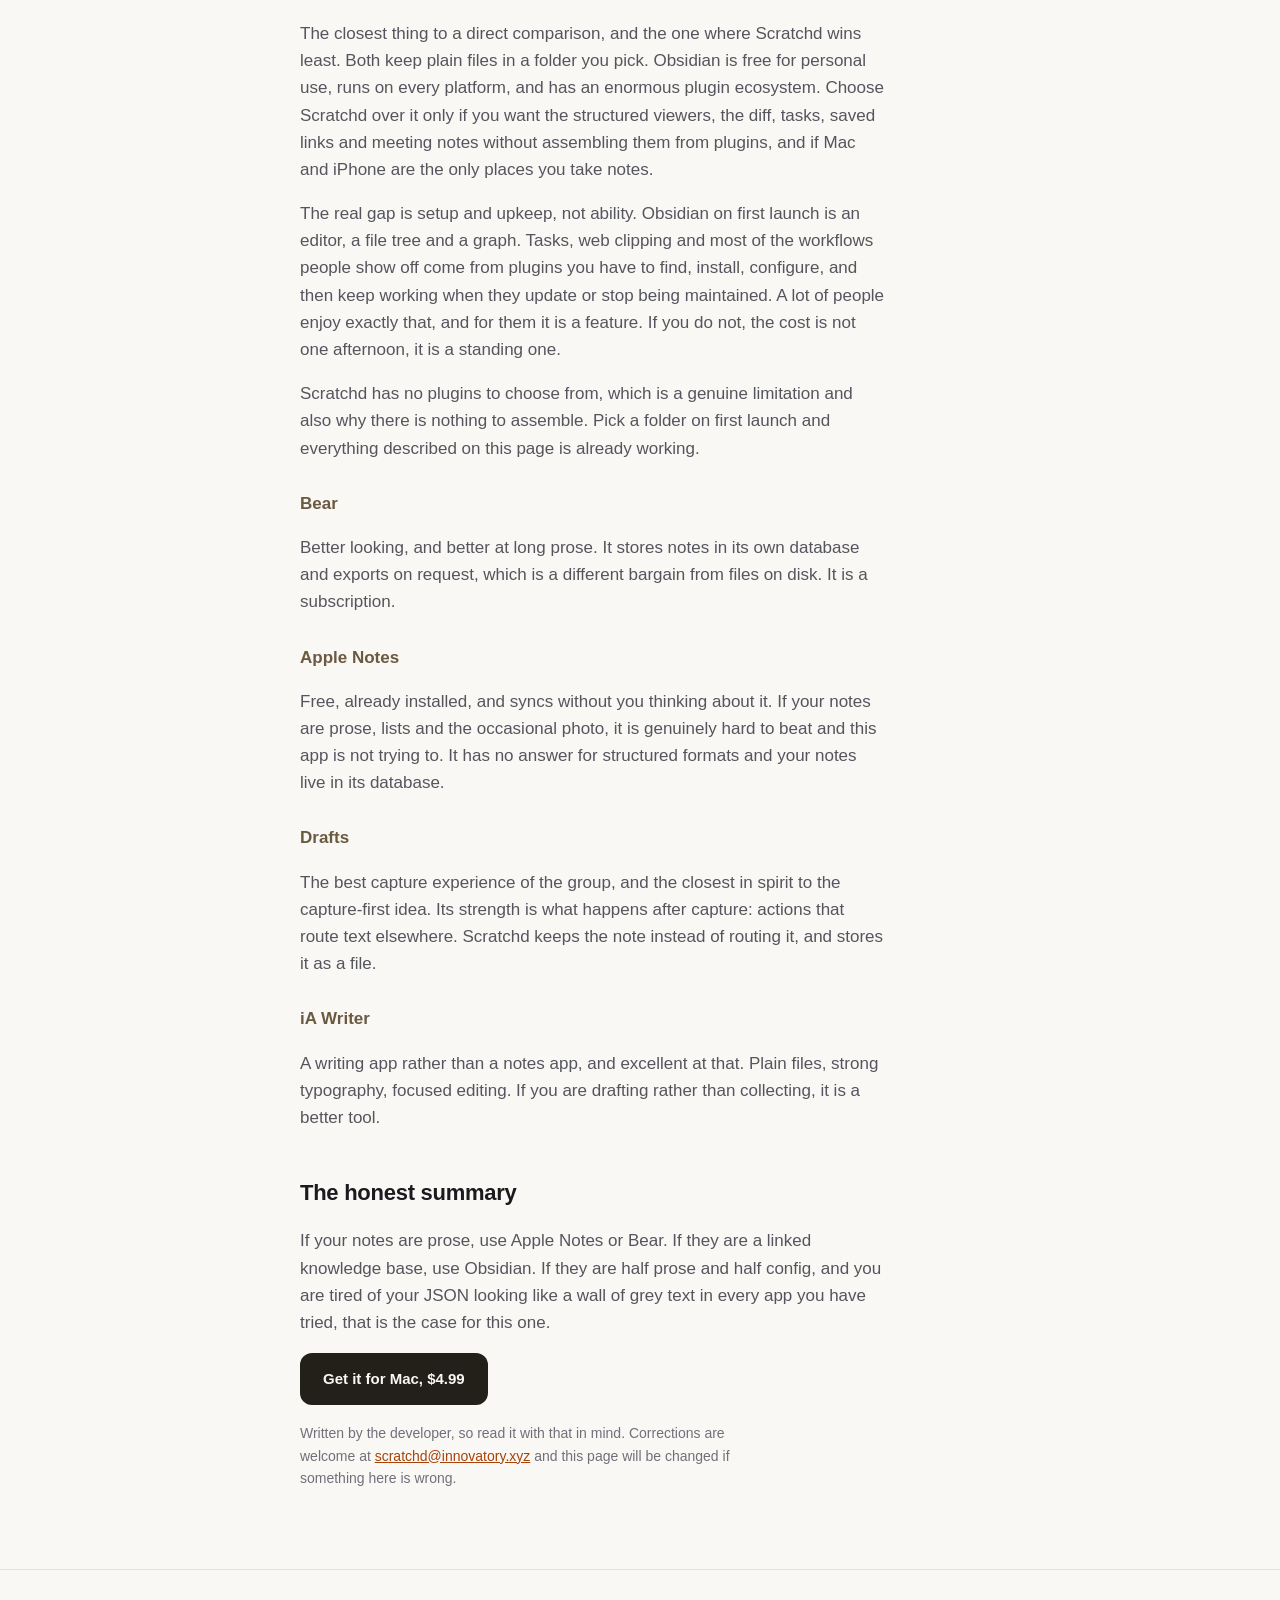
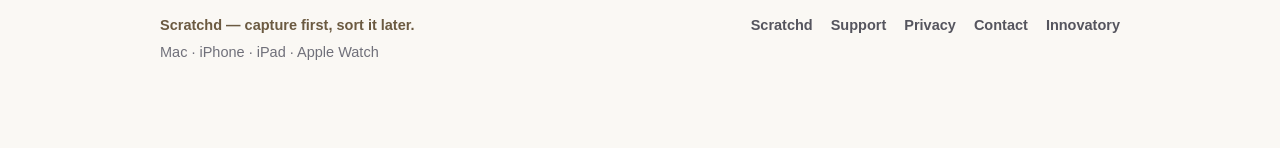
<file: compare/index.html>
<!DOCTYPE html>
<html lang="en">
<head>
  <meta charset="UTF-8" />
  <meta name="viewport" content="width=device-width, initial-scale=1.0" />
  <title>Scratchd compared to Obsidian, Bear, Apple Notes and Drafts</title>
  <meta name="description" content="An honest comparison of Scratchd against Obsidian, Bear, Apple Notes, Drafts and iA Writer, including where Scratchd is the worse choice." />
  <!-- Canonical points at scratchd.net: this page and the copy there are
       identical, and scratchd.net is the one that should rank. -->
  <link rel="canonical" href="https://scratchd.net/compare/" />
  <link rel="icon" href="../assets/scratchd/icon-128.png" type="image/png" />
  <link rel="stylesheet" href="../scratchd.css" />
  <meta name="theme-color" content="#09090b" />
  <script src="../theme.js"></script>
  <link rel="alternate" type="application/rss+xml" title="Innovatory" href="https://innovatory.xyz/feed.xml" />
</head>
<body>
  <a class="skip" href="#main">Skip to content</a>

  <nav class="nav">
    <div class="wrap nav-inner">
      <a class="nav-home" href="../">
        <img src="../assets/scratchd/icon-128.png" alt="" width="22" height="22" style="border-radius:5px" />
        <span class="nav-word">Scratchd</span>
      </a>
      <div class="nav-links">
        <a href="../support/">Support</a>
        <a href="../privacy/">Privacy</a>
        <a href="https://innovatory.xyz/" class="optional">Innovatory</a>
        <span class="theme-mount" data-theme-mount></span>
      </div>
    </div>
  </nav>

  <main id="main" class="doc">
    <div class="wrap narrow">
      <h1>How Scratchd compares</h1>
      <p class="updated">Obsidian &middot; Bear &middot; Apple&nbsp;Notes &middot; Drafts &middot; iA&nbsp;Writer</p>

      <p>
        Most of these are good apps, and for a lot of people they are the better choice.
        This page says which people, because a comparison that only lists wins is not
        worth reading.
      </p>

      <h2>The short version</h2>

      <p>
        Scratchd is for notes that are half prose and half config. If your notes are all
        prose, several apps below do that better. If you regularly paste a JSON payload
        or open a <code>.proto</code> schema next to your writing, that is the gap this
        fills.
      </p>

      <div class="table-wrap">
        <table>
          <thead>
            <tr>
              <th>&nbsp;</th>
              <th>Scratchd</th>
              <th>Obsidian</th>
              <th>Bear</th>
              <th>Apple&nbsp;Notes</th>
              <th>Drafts</th>
            </tr>
          </thead>
          <tbody>
            <tr>
              <td>Notes stored as plain files</td>
              <td>Yes</td><td>Yes</td><td>No, database</td><td>No, database</td><td>No, database</td>
            </tr>
            <tr>
              <td>Folder you choose</td>
              <td>Yes</td><td>Yes</td><td>No</td><td>No</td><td>No</td>
            </tr>
            <tr>
              <td>JSON and YAML as a tree</td>
              <td>Yes</td><td>Plugin</td><td>No</td><td>No</td><td>No</td>
            </tr>
            <tr>
              <td>.proto viewer, go to definition</td>
              <td>Yes</td><td>No</td><td>No</td><td>No</td><td>No</td>
            </tr>
            <tr>
              <td>Diff two files, apply hunks</td>
              <td>Yes</td><td>Plugin</td><td>No</td><td>No</td><td>No</td>
            </tr>
            <tr>
              <td>Works without setup</td>
              <td>Yes</td><td>Plugins</td><td>Yes</td><td>Yes</td><td>Yes</td>
            </tr>
            <tr>
              <td>Plugins and community</td>
              <td>No</td><td>Large</td><td>No</td><td>No</td><td>Actions</td>
            </tr>
            <tr>
              <td>Backlinks and graph</td>
              <td>No</td><td>Yes</td><td>Links</td><td>Links</td><td>No</td>
            </tr>
            <tr>
              <td>Windows and Linux</td>
              <td>No</td><td>Yes</td><td>No</td><td>No</td><td>No</td>
            </tr>
            <tr>
              <td>Price</td>
              <td>$4.99 once</td>
              <td>Free, personal</td>
              <td>Subscription</td>
              <td>Free</td>
              <td>Free tier</td>
            </tr>
          </tbody>
        </table>
      </div>

      <h2>Where Scratchd is the wrong choice</h2>

      <p>
        <strong>You want plugins.</strong> Obsidian's plugin ecosystem is the real product
        for a lot of its users, and there is nothing here that competes with it. Scratchd
        does a fixed set of things and you cannot extend it.
      </p>

      <p>
        <strong>You think in links.</strong> There are no backlinks, no graph view and no
        transclusion. If your notes are a wiki, Obsidian is built for that and this is not.
      </p>

      <p>
        <strong>You are not on a Mac.</strong> There is no Windows, Linux, Android or web
        version, and there are no plans for one. Obsidian runs everywhere.
      </p>

      <p>
        <strong>You want to try before paying.</strong> The App Store has no trial for a
        one&#8209;time purchase unless the app adds in&#8209;app purchases, which Scratchd
        does not. Apple&nbsp;Notes and Obsidian are free to start.
      </p>

      <p>
        <strong>You want a long track record.</strong> Bear and Obsidian have years of
        releases and thousands of users behind them. Scratchd is new and made by one
        person, and that is a real risk to weigh.
      </p>

      <h2>Where Scratchd is different</h2>

      <p>
        <strong>Structured formats get real viewers, not syntax highlighting.</strong>
        JSON and YAML render as browsable trees. A <code>.proto</code> schema gets a viewer
        where you can jump from a field type to its definition. Obsidian can approach some
        of this with plugins; nothing else here does it at all.
      </p>

      <p>
        <strong>A diff view in the notes app.</strong> Put two files side by side, apply
        changes hunk by hunk, and save, on any two files you can reach rather than only
        notes in the library.
      </p>

      <p>
        <strong>Files without the setup.</strong> Obsidian also keeps plain files in a folder
        you choose, so this is not a difference between the two. It is a difference from
        Bear, Apple&nbsp;Notes and Drafts, all of which keep your notes in a database only
        they can read.
      </p>

      <p>
        <strong>Bought once.</strong> $4.99, no subscription, no in&#8209;app purchases and
        no paid tier holding features back.
      </p>

      <h2>Built in rather than assembled</h2>

      <p>
        Obsidian can be made to do most of this, and for some people assembling it is the
        point. The difference is what arrives working, and that all of it lands in the same
        library as ordinary files.
      </p>

      <p>
        <strong>Tasks</strong> with due dates, recurrence, a Today view and checklists live in
        <code>tasks/</code>. Obsidian has no built&#8209;in tasks feature; the popular one is a
        community plugin.
      </p>

      <p>
        <strong>Saved links</strong> land in <code>links/</code> with the page title fetched for
        you. Obsidian's Bookmarks is a core plugin, but it bookmarks notes, headings and
        searches inside the vault rather than pages on the web; saving a web page is a
        separate browser extension.
      </p>

      <p>
        <strong>Meeting notes</strong> can attach to what is actually in your calendar, so the
        note knows which meeting it belongs to. Obsidian has nothing equivalent.
      </p>

      <p>
        <strong>Voice notes</strong> are transcribed on the machine, using Apple's on&#8209;device
        models, and the app declines rather than uploading audio if it cannot do the work
        locally. Obsidian ships an Audio recorder as a core plugin, but it records only; there
        is no transcription.
      </p>

      <p>
        <strong>The journal is not a differentiator</strong>, and it would be easy to pretend
        otherwise. Daily notes is a core Obsidian plugin and has been for years. Scratchd's
        journal adds prompts and a mood picker, which you may or may not want, but the
        underlying idea is not something Obsidian lacks.
      </p>

      <h2>App by app</h2>

      <h3>Obsidian</h3>
      <p>
        The closest thing to a direct comparison, and the one where Scratchd wins least.
        Both keep plain files in a folder you pick. Obsidian is free for personal use, runs
        on every platform, and has an enormous plugin ecosystem. Choose Scratchd over it
        only if you want the structured viewers, the diff, tasks, saved links and meeting
        notes without assembling them from plugins, and if Mac and iPhone are the only
        places you take notes.
      </p>

      <p>
        The real gap is setup and upkeep, not ability. Obsidian on first launch is an editor,
        a file tree and a graph. Tasks, web clipping and most of the workflows people show off
        come from plugins you have to find, install, configure, and then keep working when
        they update or stop being maintained. A lot of people enjoy exactly that, and for them
        it is a feature. If you do not, the cost is not one afternoon, it is a standing one.
      </p>

      <p>
        Scratchd has no plugins to choose from, which is a genuine limitation and also why
        there is nothing to assemble. Pick a folder on first launch and everything described
        on this page is already working.
      </p>

      <h3>Bear</h3>
      <p>
        Better looking, and better at long prose. It stores notes in its own database and
        exports on request, which is a different bargain from files on disk. It is a
        subscription.
      </p>

      <h3>Apple Notes</h3>
      <p>
        Free, already installed, and syncs without you thinking about it. If your notes are
        prose, lists and the occasional photo, it is genuinely hard to beat and this app is
        not trying to. It has no answer for structured formats and your notes live in its
        database.
      </p>

      <h3>Drafts</h3>
      <p>
        The best capture experience of the group, and the closest in spirit to the
        capture&#8209;first idea. Its strength is what happens after capture: actions that
        route text elsewhere. Scratchd keeps the note instead of routing it, and stores it
        as a file.
      </p>

      <h3>iA Writer</h3>
      <p>
        A writing app rather than a notes app, and excellent at that. Plain files, strong
        typography, focused editing. If you are drafting rather than collecting, it is a
        better tool.
      </p>

      <h2>The honest summary</h2>

      <p>
        If your notes are prose, use Apple&nbsp;Notes or Bear. If they are a linked
        knowledge base, use Obsidian. If they are half prose and half config, and you are
        tired of your JSON looking like a wall of grey text in every app you have tried,
        that is the case for this one.
      </p>

      <p>
        <a class="btn btn-primary" href="https://apps.apple.com/app/id6792511673">
          Get it for Mac, $4.99
        </a>
      </p>

      <p class="updated">
        Written by the developer, so read it with that in mind. Corrections are welcome at
        <a href="mailto:scratchd@innovatory.xyz">scratchd@innovatory.xyz</a> and this page will be
        changed if something here is wrong.
      </p>
    </div>
  </main>

  <footer class="footer">
    <div class="wrap">
      <div class="footer-top">
        <div>
          <p class="footer-tag">Scratchd &mdash; capture first, sort it later.</p>
          <p class="footer-plat">Mac &middot; iPhone &middot; iPad &middot; Apple Watch</p>
        </div>
        <div class="footer-links">
          <a href="../">Scratchd</a>
          <a href="../support/">Support</a>
          <a href="../privacy/">Privacy</a>
          <a href="mailto:scratchd@innovatory.xyz">Contact</a>
          <a href="https://innovatory.xyz/">Innovatory</a>
        </div>
      </div>
    </div>
  </footer>
</body>
</html>
</file>
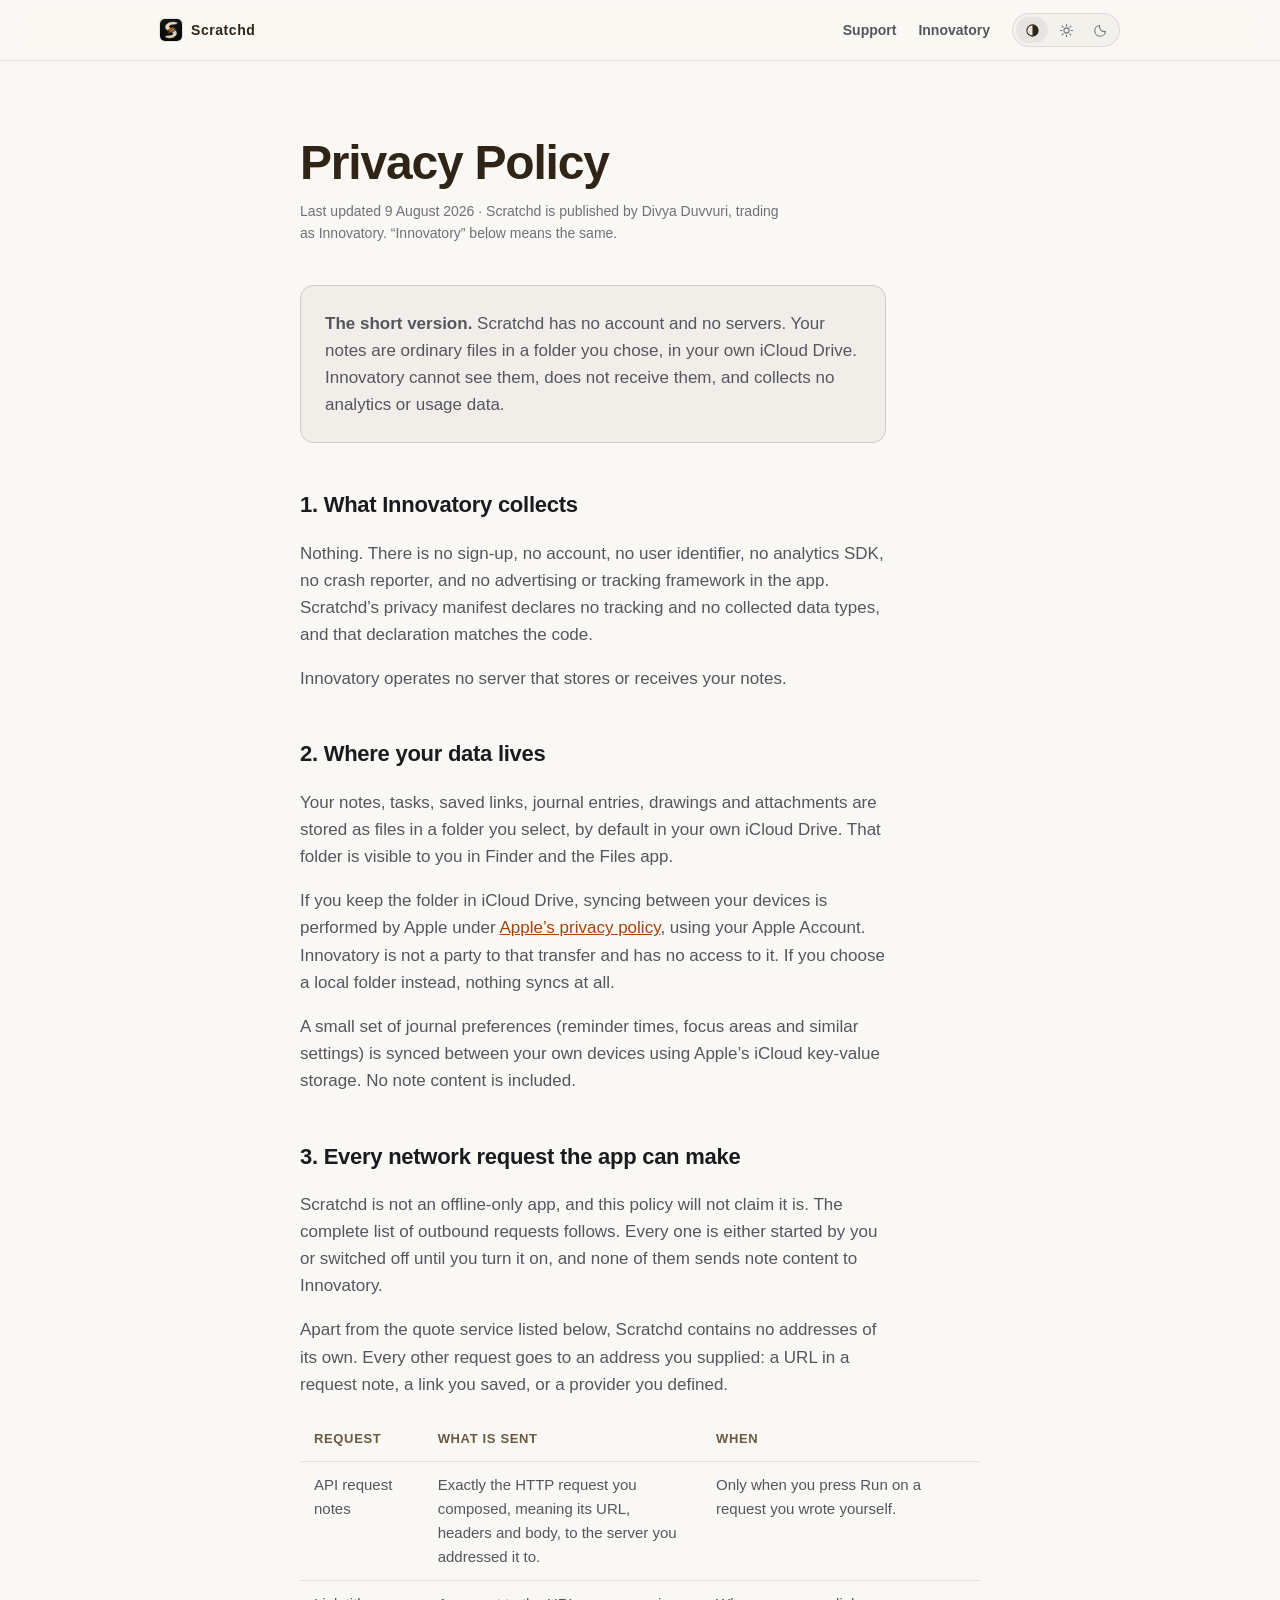
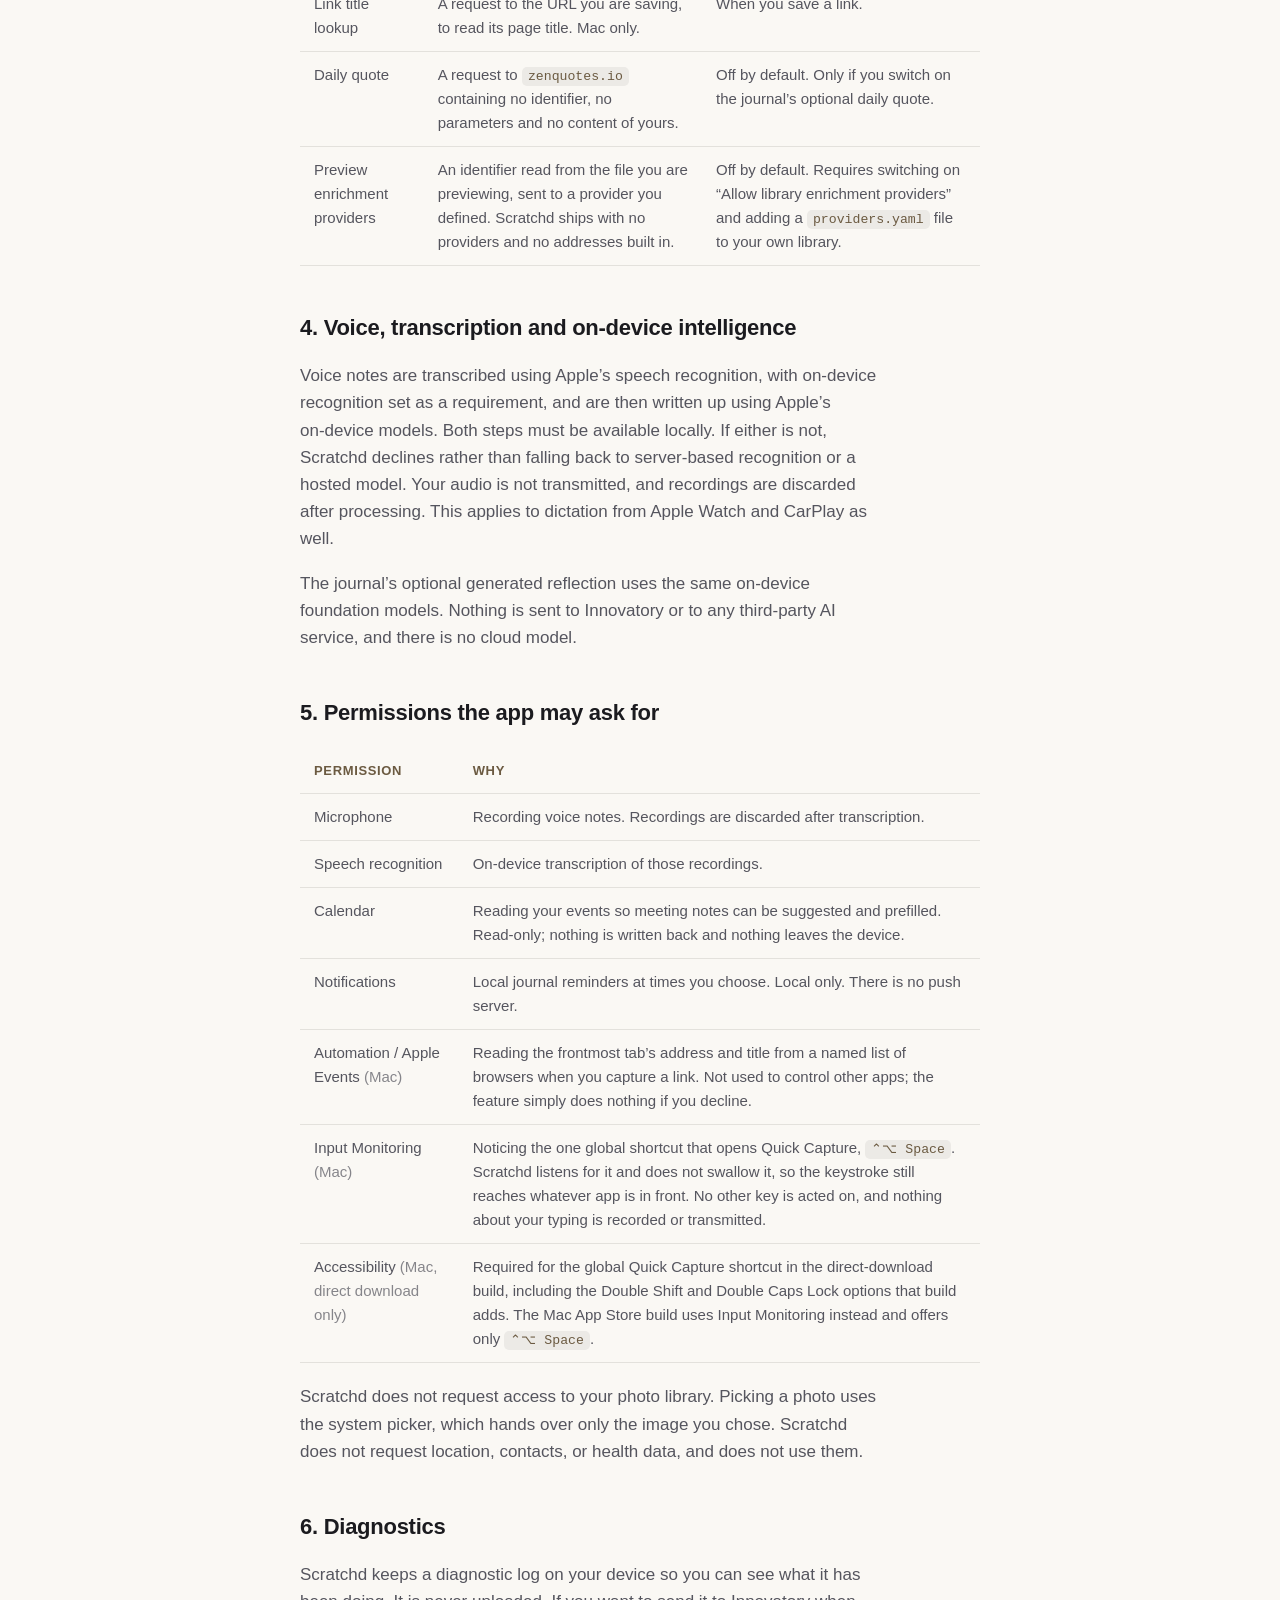
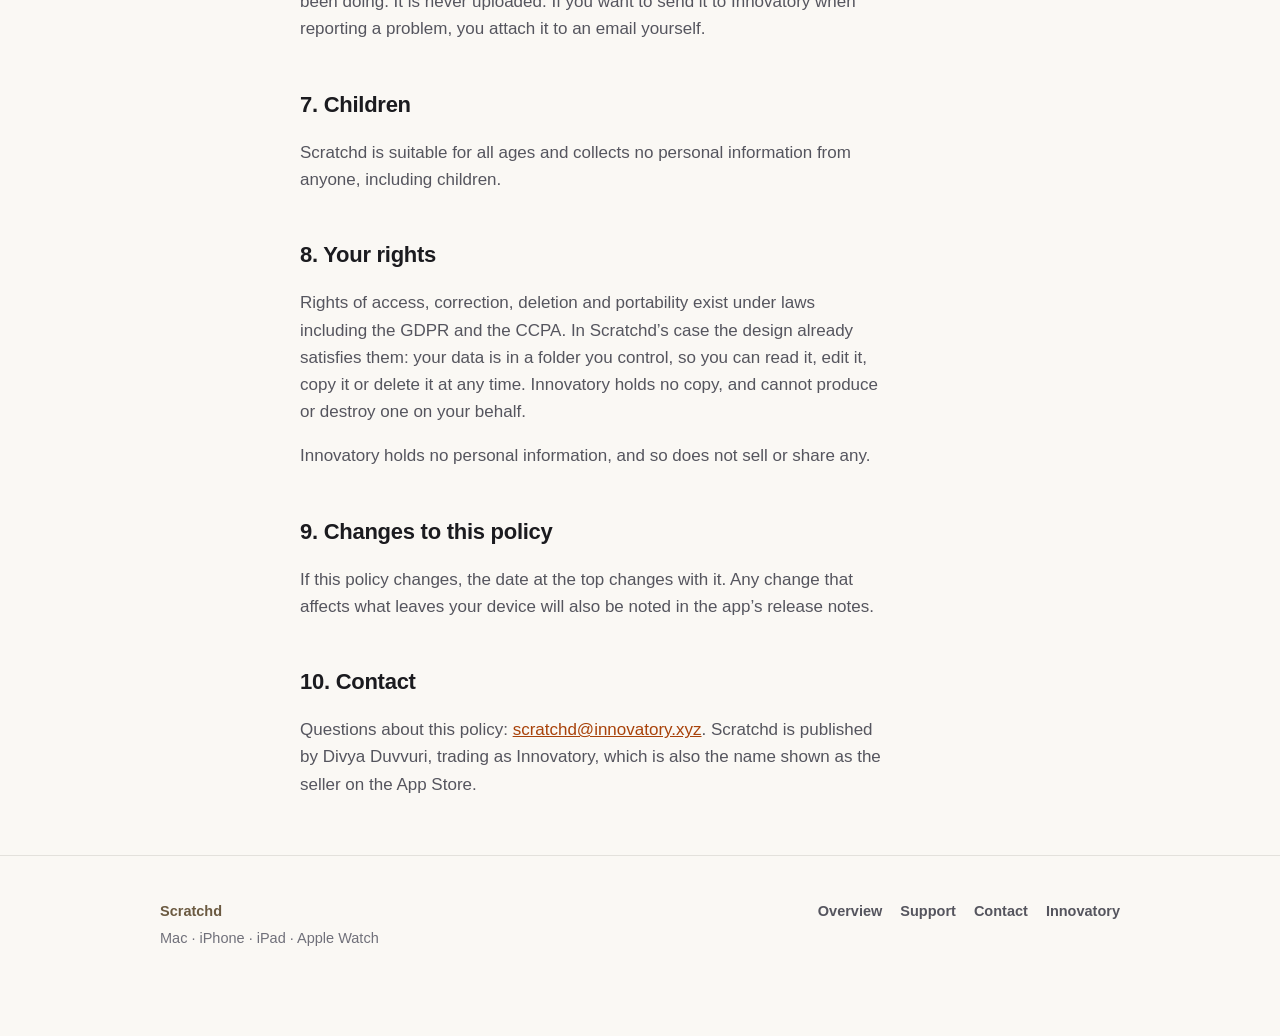
<file: privacy/index.html>
<!DOCTYPE html>
<html lang="en">
<head>
  <meta charset="UTF-8" />
  <meta name="viewport" content="width=device-width, initial-scale=1.0" />
  <title>Scratchd — Privacy Policy</title>
  <meta name="description" content="Scratchd's privacy policy. No account, no analytics, no tracking. Your notes are files in your own iCloud Drive." />
  <!-- Canonical points at scratchd.net: this page and the copy there are
       identical, and scratchd.net is the one that should rank. -->
  <link rel="canonical" href="https://scratchd.net/privacy/" />
  <link rel="icon" href="../assets/scratchd/icon-128.png" type="image/png" />
  <link rel="stylesheet" href="../scratchd.css" />
  <meta name="theme-color" content="#09090b" />
  <script src="../theme.js"></script>
  <link rel="alternate" type="application/rss+xml" title="Innovatory" href="https://innovatory.xyz/feed.xml" />
</head>
<body>
  <a class="skip" href="#main">Skip to content</a>

  <nav class="nav">
    <div class="wrap nav-inner">
      <a class="nav-home" href="../">
        <img src="../assets/scratchd/icon-128.png" alt="" width="22" height="22" style="border-radius:5px" />
        <span class="nav-word">Scratchd</span>
      </a>
      <div class="nav-links">
        <a href="../support/">Support</a>
        <a href="https://innovatory.xyz/" class="optional">Innovatory</a>
        <span class="theme-mount" data-theme-mount></span>
      </div>
    </div>
  </nav>

  <main id="main" class="doc">
    <div class="wrap narrow">
      <h1>Privacy Policy</h1>
      <p class="updated">Last updated 9 August 2026 &middot; Scratchd is published by Divya&nbsp;Duvvuri, trading as Innovatory. &ldquo;Innovatory&rdquo; below means the same.</p>

      <div class="contact-card">
        <p><strong>The short version.</strong> Scratchd has no account and no servers. Your notes are
        ordinary files in a folder you chose, in your own iCloud Drive. Innovatory cannot see them, does
        not receive them, and collects no analytics or usage data.</p>
      </div>

      <h2>1. What Innovatory collects</h2>
      <p>
        Nothing. There is no sign&#8209;up, no account, no user identifier, no analytics SDK, no crash
        reporter, and no advertising or tracking framework in the app. Scratchd&rsquo;s privacy manifest
        declares no tracking and no collected data types, and that declaration matches the code.
      </p>
      <p>
        Innovatory operates no server that stores or receives your notes.
      </p>

      <h2>2. Where your data lives</h2>
      <p>
        Your notes, tasks, saved links, journal entries, drawings and attachments are stored as files in
        a folder you select, by default in your own iCloud&nbsp;Drive. That folder is visible to
        you in Finder and the Files app.
      </p>
      <p>
        If you keep the folder in iCloud&nbsp;Drive, syncing between your devices is performed by Apple
        under <a href="https://www.apple.com/legal/privacy/">Apple&rsquo;s privacy policy</a>, using your
        Apple&nbsp;Account. Innovatory is not a party to that transfer and has no access to it. If you
        choose a local folder instead, nothing syncs at all.
      </p>
      <p>
        A small set of journal preferences (reminder times, focus areas and similar settings) is synced
        between your own devices using Apple&rsquo;s iCloud key&#8209;value storage. No note content is
        included.
      </p>

      <h2>3. Every network request the app can make</h2>
      <p>
        Scratchd is not an offline&#8209;only app, and this policy will not claim it is. The complete list
        of outbound requests follows. Every one is either started by you or switched off until you turn it
        on, and none of them sends note content to Innovatory.
      </p>
      <p>
        Apart from the quote service listed below, Scratchd contains no addresses of its own. Every other
        request goes to an address you supplied: a URL in a request note, a link you saved, or a provider
        you defined.
      </p>

      <div class="table-wrap">
      <table>
        <thead>
          <tr><th>Request</th><th>What is sent</th><th>When</th></tr>
        </thead>
        <tbody>
          <tr>
            <td>API request notes</td>
            <td>Exactly the HTTP request you composed, meaning its URL, headers and body, to the server you addressed it to.</td>
            <td>Only when you press Run on a request you wrote yourself.</td>
          </tr>
          <tr>
            <td>Link title lookup</td>
            <td>A request to the URL you are saving, to read its page title. Mac only.</td>
            <td>When you save a link.</td>
          </tr>
          <tr>
            <td>Daily quote</td>
            <td>A request to <code>zenquotes.io</code> containing no identifier, no parameters and no content of yours.</td>
            <td>Off by default. Only if you switch on the journal&rsquo;s optional daily quote.</td>
          </tr>
          <tr>
            <td>Preview enrichment providers</td>
            <td>An identifier read from the file you are previewing, sent to a provider you defined. Scratchd ships with no providers and no addresses built in.</td>
            <td>Off by default. Requires switching on &ldquo;Allow library enrichment providers&rdquo; and adding a <code>providers.yaml</code> file to your own library.</td>
          </tr>
        </tbody>
      </table>
      </div>

      <h2>4. Voice, transcription and on-device intelligence</h2>
      <p>
        Voice notes are transcribed using Apple&rsquo;s speech recognition, with on&#8209;device recognition
        set as a requirement, and are then written up using Apple&rsquo;s on&#8209;device models. Both steps
        must be available locally. If either is not, Scratchd declines rather than falling back to
        server&#8209;based recognition or a hosted model. Your audio is not transmitted, and recordings are
        discarded after processing. This applies to dictation from Apple&nbsp;Watch and CarPlay as well.
      </p>
      <p>
        The journal&rsquo;s optional generated reflection uses the same on&#8209;device foundation models.
        Nothing is sent to Innovatory or to any third&#8209;party AI service, and there is no cloud model.
      </p>

      <h2>5. Permissions the app may ask for</h2>
      <div class="table-wrap">
      <table>
        <thead>
          <tr><th>Permission</th><th>Why</th></tr>
        </thead>
        <tbody>
          <tr><td>Microphone</td><td>Recording voice notes. Recordings are discarded after transcription.</td></tr>
          <tr><td>Speech recognition</td><td>On&#8209;device transcription of those recordings.</td></tr>
          <tr><td>Calendar</td><td>Reading your events so meeting notes can be suggested and prefilled. Read&#8209;only; nothing is written back and nothing leaves the device.</td></tr>
          <tr><td>Notifications</td><td>Local journal reminders at times you choose. Local only. There is no push server.</td></tr>
          <tr><td>Automation / Apple Events <span style="opacity:.7">(Mac)</span></td><td>Reading the frontmost tab&rsquo;s address and title from a named list of browsers when you capture a link. Not used to control other apps; the feature simply does nothing if you decline.</td></tr>
          <tr><td>Input Monitoring <span style="opacity:.7">(Mac)</span></td><td>Noticing the one global shortcut that opens Quick Capture, <code>&#8963;&#8997; Space</code>. Scratchd listens for it and does not swallow it, so the keystroke still reaches whatever app is in front. No other key is acted on, and nothing about your typing is recorded or transmitted.</td></tr>
          <tr><td>Accessibility <span style="opacity:.7">(Mac, direct download only)</span></td><td>Required for the global Quick Capture shortcut in the direct&#8209;download build, including the Double&nbsp;Shift and Double&nbsp;Caps&nbsp;Lock options that build adds. The Mac App Store build uses Input&nbsp;Monitoring instead and offers only <code>&#8963;&#8997; Space</code>.</td></tr>
        </tbody>
      </table>
      </div>
      <p>
        Scratchd does not request access to your photo library. Picking a photo uses the system
        picker, which hands over only the image you chose. Scratchd does not request location, contacts,
        or health data, and does not use them.
      </p>

      <h2>6. Diagnostics</h2>
      <p>
        Scratchd keeps a diagnostic log on your device so you can see what it has been doing. It is never
        uploaded. If you want to send it to Innovatory when reporting a problem, you attach it to an email
        yourself.
      </p>

      <h2>7. Children</h2>
      <p>
        Scratchd is suitable for all ages and collects no personal information from anyone, including
        children.
      </p>

      <h2>8. Your rights</h2>
      <p>
        Rights of access, correction, deletion and portability exist under laws including the GDPR and the
        CCPA. In Scratchd&rsquo;s case the design already satisfies them: your data is in a folder you
        control, so you can read it, edit it, copy it or delete it at any time. Innovatory holds no copy,
        and cannot produce or destroy one on your behalf.
      </p>
      <p>
        Innovatory holds no personal information, and so does not sell or share any.
      </p>

      <h2>9. Changes to this policy</h2>
      <p>
        If this policy changes, the date at the top changes with it. Any change that affects what leaves
        your device will also be noted in the app&rsquo;s release notes.
      </p>

      <h2>10. Contact</h2>
      <p>
        Questions about this policy: <a href="mailto:scratchd@innovatory.xyz">scratchd@innovatory.xyz</a>.
        Scratchd is published by Divya&nbsp;Duvvuri, trading as Innovatory, which is also the name shown
        as the seller on the App Store.
      </p>
    </div>
  </main>

  <footer class="footer">
    <div class="wrap">
      <div class="footer-top">
        <div>
          <p class="footer-tag">Scratchd</p>
          <p class="footer-plat">Mac &middot; iPhone &middot; iPad &middot; Apple Watch</p>
        </div>
        <div class="footer-links">
          <a href="../">Overview</a>
          <a href="../support/">Support</a>
          <a href="mailto:scratchd@innovatory.xyz">Contact</a>
          <a href="https://innovatory.xyz/">Innovatory</a>
        </div>
      </div>
    </div>
  </footer>
</body>
</html>
</file>
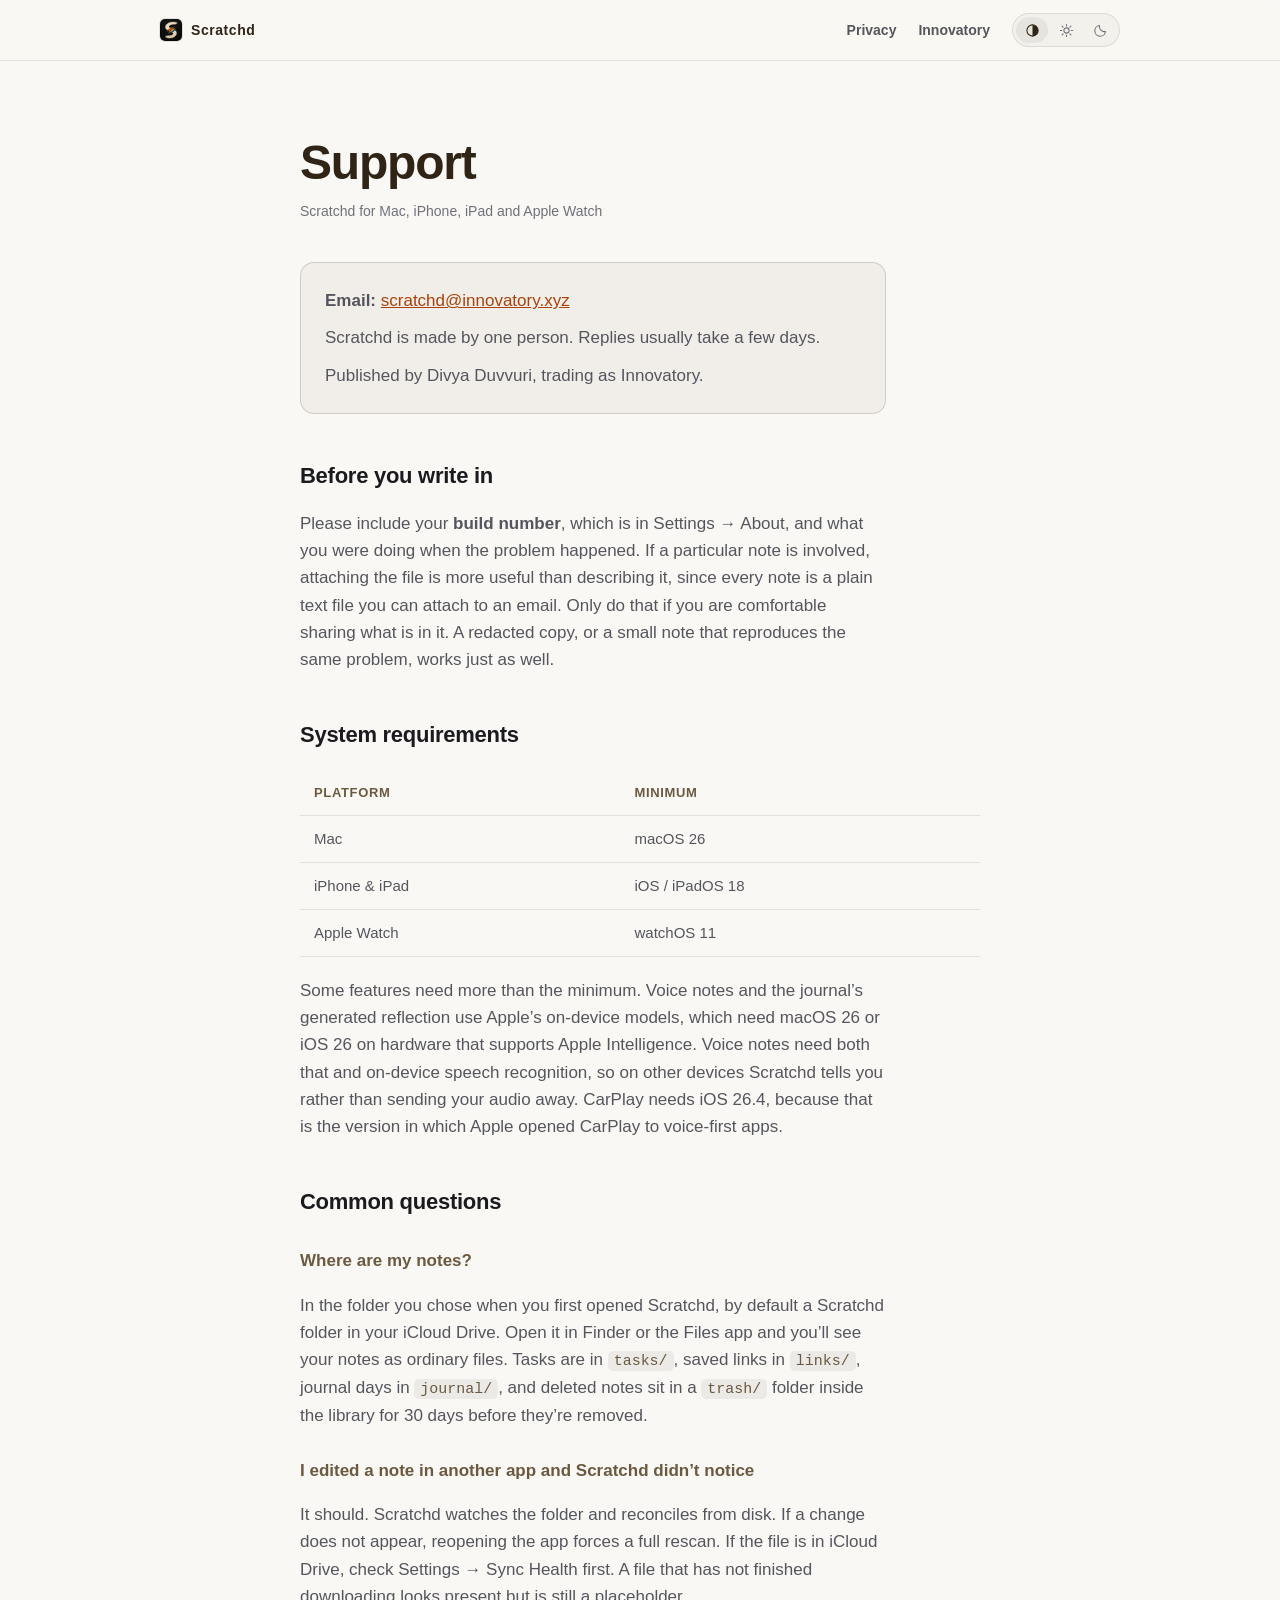
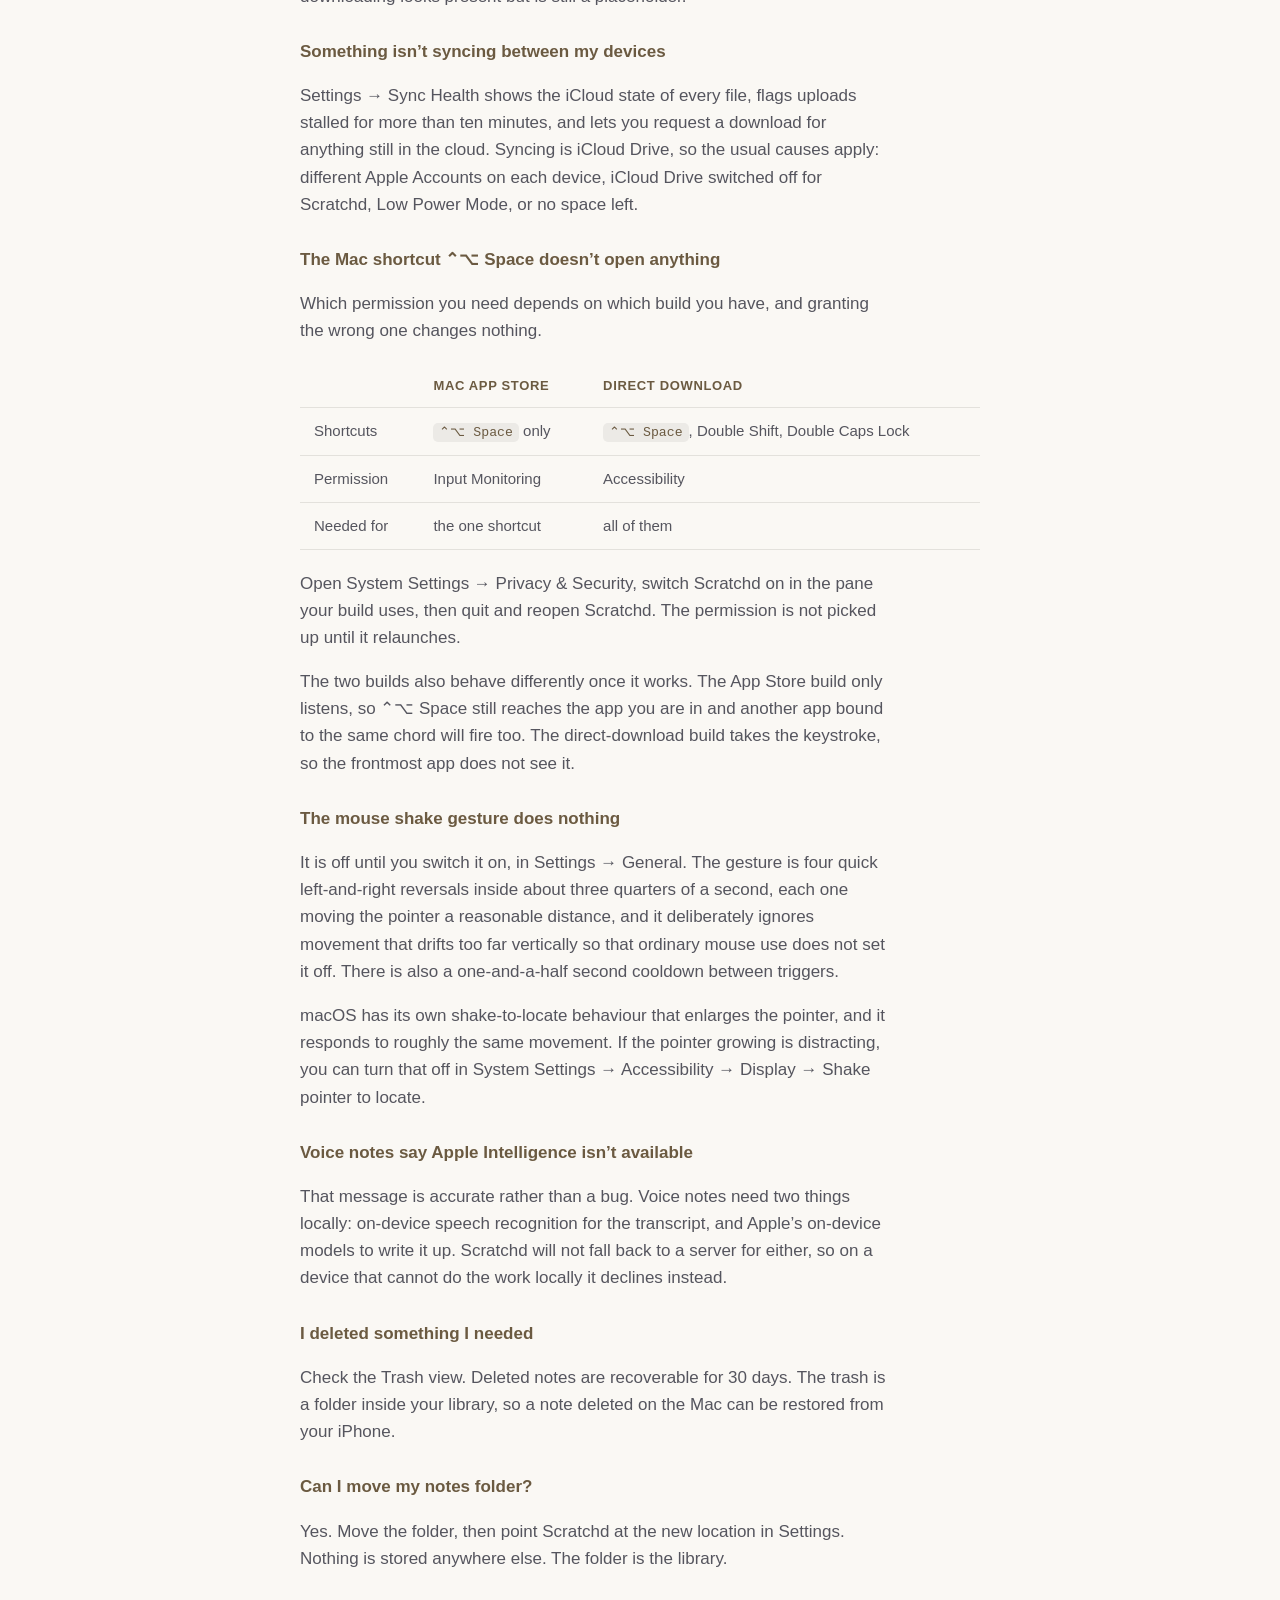
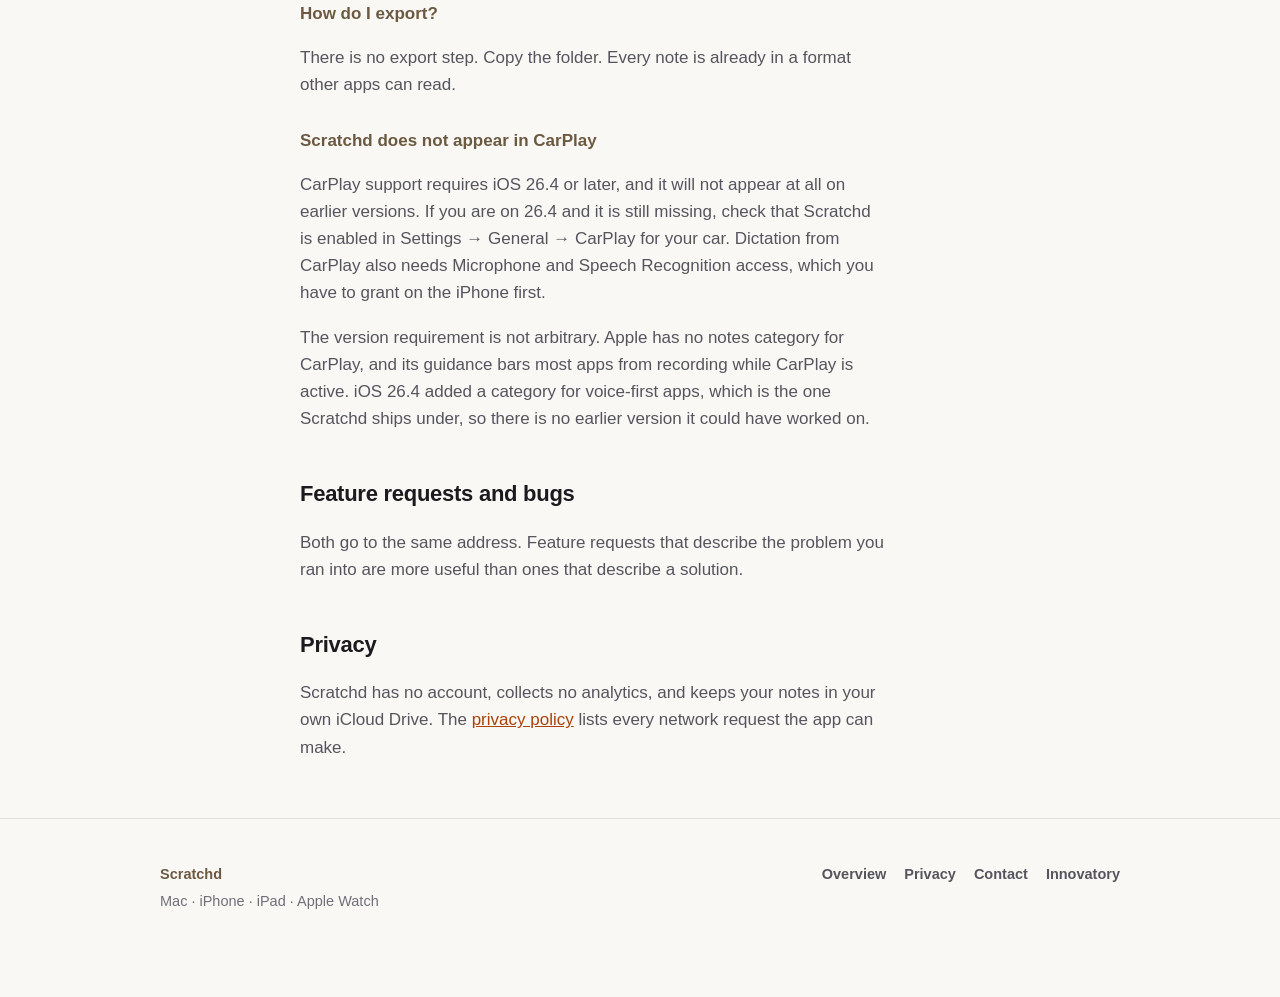
<file: support/index.html>
<!DOCTYPE html>
<html lang="en">
<head>
  <meta charset="UTF-8" />
  <meta name="viewport" content="width=device-width, initial-scale=1.0" />
  <title>Scratchd — Support</title>
  <meta name="description" content="Support for Scratchd: how to get help, where your notes live, and answers to common questions." />
  <!-- Canonical points at scratchd.net: this page and the copy there are
       identical, and scratchd.net is the one that should rank. -->
  <link rel="canonical" href="https://scratchd.net/support/" />
  <link rel="icon" href="../assets/scratchd/icon-128.png" type="image/png" />
  <link rel="stylesheet" href="../scratchd.css" />
  <meta name="theme-color" content="#09090b" />
  <script src="../theme.js"></script>
  <link rel="alternate" type="application/rss+xml" title="Innovatory" href="https://innovatory.xyz/feed.xml" />
</head>
<body>
  <a class="skip" href="#main">Skip to content</a>

  <nav class="nav">
    <div class="wrap nav-inner">
      <a class="nav-home" href="../">
        <img src="../assets/scratchd/icon-128.png" alt="" width="22" height="22" style="border-radius:5px" />
        <span class="nav-word">Scratchd</span>
      </a>
      <div class="nav-links">
        <a href="../privacy/">Privacy</a>
        <a href="https://innovatory.xyz/" class="optional">Innovatory</a>
        <span class="theme-mount" data-theme-mount></span>
      </div>
    </div>
  </nav>

  <main id="main" class="doc">
    <div class="wrap narrow">
      <h1>Support</h1>
      <p class="updated">Scratchd for Mac, iPhone, iPad and Apple&nbsp;Watch</p>

      <div class="contact-card">
        <p><strong>Email:</strong> <a href="mailto:scratchd@innovatory.xyz">scratchd@innovatory.xyz</a></p>
        <p>Scratchd is made by one person. Replies usually take a few days.</p>
        <p>Published by Divya&nbsp;Duvvuri, trading as Innovatory.</p>
      </div>

      <h2>Before you write in</h2>
      <p>
        Please include your <strong>build number</strong>, which is in Settings &rarr; About, and what you
        were doing when the problem happened. If a particular note is involved, attaching the file is more
        useful than describing it, since every note is a plain text file you can attach to an email. Only
        do that if you are comfortable sharing what is in it. A redacted copy, or a small note that
        reproduces the same problem, works just as well.
      </p>

      <h2>System requirements</h2>
      <div class="table-wrap">
      <table>
        <thead>
          <tr><th>Platform</th><th>Minimum</th></tr>
        </thead>
        <tbody>
          <tr><td>Mac</td><td>macOS 26</td></tr>
          <tr><td>iPhone &amp; iPad</td><td>iOS / iPadOS 18</td></tr>
          <tr><td>Apple Watch</td><td>watchOS 11</td></tr>
        </tbody>
      </table>
      </div>
      <p>
        Some features need more than the minimum. Voice notes and the journal&rsquo;s generated reflection
        use Apple&rsquo;s on&#8209;device models, which need macOS&nbsp;26 or iOS&nbsp;26 on hardware that
        supports Apple&nbsp;Intelligence. Voice notes need both that and on&#8209;device speech recognition,
        so on other devices Scratchd tells you rather than sending your audio away. CarPlay needs
        iOS&nbsp;26.4, because that is the version in which Apple opened CarPlay to voice&#8209;first apps.
      </p>

      <h2>Common questions</h2>

      <h3>Where are my notes?</h3>
      <p>
        In the folder you chose when you first opened Scratchd, by default a Scratchd folder in
        your iCloud Drive. Open it in Finder or the Files app and you&rsquo;ll see your notes as ordinary
        files. Tasks are in <code>tasks/</code>, saved links in <code>links/</code>, journal days in
        <code>journal/</code>, and deleted notes sit in a <code>trash/</code> folder inside the library
        for 30 days before they&rsquo;re removed.
      </p>

      <h3>I edited a note in another app and Scratchd didn&rsquo;t notice</h3>
      <p>
        It should. Scratchd watches the folder and reconciles from disk. If a change does not appear,
        reopening the app forces a full rescan. If the file is in iCloud Drive, check Settings &rarr;
        Sync&nbsp;Health first. A file that has not finished downloading looks present but is still a
        placeholder.
      </p>

      <h3>Something isn&rsquo;t syncing between my devices</h3>
      <p>
        Settings &rarr; Sync&nbsp;Health shows the iCloud state of every file, flags uploads stalled for
        more than ten minutes, and lets you request a download for anything still in the cloud. Syncing
        is iCloud Drive, so the usual causes apply: different Apple Accounts on each device, iCloud Drive
        switched off for Scratchd, Low&nbsp;Power&nbsp;Mode, or no space left.
      </p>

      <h3>The Mac shortcut &#8963;&#8997;&nbsp;Space doesn&rsquo;t open anything</h3>
      <p>
        Which permission you need depends on which build you have, and granting the wrong one changes nothing.
      </p>
      <div class="table-wrap">
      <table>
        <thead><tr><th></th><th>Mac App Store</th><th>Direct download</th></tr></thead>
        <tbody>
          <tr><td>Shortcuts</td><td><code>&#8963;&#8997; Space</code> only</td><td><code>&#8963;&#8997; Space</code>, Double&nbsp;Shift, Double&nbsp;Caps&nbsp;Lock</td></tr>
          <tr><td>Permission</td><td>Input Monitoring</td><td>Accessibility</td></tr>
          <tr><td>Needed for</td><td>the one shortcut</td><td>all of them</td></tr>
        </tbody>
      </table>
      </div>
      <p>
        Open System&nbsp;Settings &rarr; Privacy&nbsp;&amp;&nbsp;Security, switch Scratchd on in the pane your
        build uses, then quit and reopen Scratchd. The permission is not picked up until it relaunches.
      </p>
      <p>
        The two builds also behave differently once it works. The App Store build only listens, so
        &#8963;&#8997;&nbsp;Space still reaches the app you are in and another app bound to the same chord
        will fire too. The direct&#8209;download build takes the keystroke, so the frontmost app does not
        see it.
      </p>

      <h3>The mouse shake gesture does nothing</h3>
      <p>
        It is off until you switch it on, in Settings &rarr; General. The gesture is four quick
        left&#8209;and&#8209;right reversals inside about three quarters of a second, each one moving the
        pointer a reasonable distance, and it deliberately ignores movement that drifts too far vertically
        so that ordinary mouse use does not set it off. There is also a one&#8209;and&#8209;a&#8209;half
        second cooldown between triggers.
      </p>
      <p>
        macOS has its own shake&#8209;to&#8209;locate behaviour that enlarges the pointer, and it responds
        to roughly the same movement. If the pointer growing is distracting, you can turn that off in
        System&nbsp;Settings &rarr; Accessibility &rarr; Display &rarr; Shake pointer to locate.
      </p>

      <h3>Voice notes say Apple Intelligence isn&rsquo;t available</h3>
      <p>
        That message is accurate rather than a bug. Voice notes need two things locally: on&#8209;device
        speech recognition for the transcript, and Apple&rsquo;s on&#8209;device models to write it up.
        Scratchd will not fall back to a server for either, so on a device that cannot do the work
        locally it declines instead.
      </p>

      <h3>I deleted something I needed</h3>
      <p>
        Check the Trash view. Deleted notes are recoverable for 30 days. The trash is a folder inside your
        library, so a note deleted on the Mac can be restored from your iPhone.
      </p>

      <h3>Can I move my notes folder?</h3>
      <p>
        Yes. Move the folder, then point Scratchd at the new location in Settings. Nothing is stored
        anywhere else. The folder is the library.
      </p>

      <h3>How do I export?</h3>
      <p>
        There is no export step. Copy the folder. Every note is already in a format other apps can read.
      </p>

      <h3>Scratchd does not appear in CarPlay</h3>
      <p>
        CarPlay support requires iOS&nbsp;26.4 or later, and it will not appear at all on earlier versions.
        If you are on 26.4 and it is still missing, check that Scratchd is enabled in Settings &rarr;
        General &rarr; CarPlay for your car. Dictation from CarPlay also needs Microphone and Speech
        Recognition access, which you have to grant on the iPhone first.
      </p>
      <p>
        The version requirement is not arbitrary. Apple has no notes category for CarPlay, and its guidance
        bars most apps from recording while CarPlay is active. iOS&nbsp;26.4 added a category for
        voice&#8209;first apps, which is the one Scratchd ships under, so there is no earlier version it
        could have worked on.
      </p>

      <h2>Feature requests and bugs</h2>
      <p>
        Both go to the same address. Feature requests that describe the problem you ran into are more
        useful than ones that describe a solution.
      </p>

      <h2>Privacy</h2>
      <p>
        Scratchd has no account, collects no analytics, and keeps your notes in your own iCloud Drive.
        The <a href="../privacy/">privacy policy</a> lists every network request the app can make.
      </p>
    </div>
  </main>

  <footer class="footer">
    <div class="wrap">
      <div class="footer-top">
        <div>
          <p class="footer-tag">Scratchd</p>
          <p class="footer-plat">Mac &middot; iPhone &middot; iPad &middot; Apple Watch</p>
        </div>
        <div class="footer-links">
          <a href="../">Overview</a>
          <a href="../privacy/">Privacy</a>
          <a href="mailto:scratchd@innovatory.xyz">Contact</a>
          <a href="https://innovatory.xyz/">Innovatory</a>
        </div>
      </div>
    </div>
  </footer>
</body>
</html>
</file>
<file: scratchd.css>
/* Scratchd — innovatory.xyz/scratchd/
   Palette sampled from the app icon: cream #F0DFC4 on near-black,
   with the three scratch slashes as accents (red, gold, blue).

   Two themes. theme.js resolves the reader's auto/light/dark preference
   before first paint and puts the result on <html data-theme>, so this
   file only ever deals with one theme being in force at a time.

   --cream is the heading colour, not a literal cream, and inverts to a
   deep warm brown in light. Anything that renders a device or a terminal
   —.phone, .mac, .term — stays dark in both themes on purpose. */

:root {
  color-scheme: dark;

  --bg:        #09090b;
  --bg-raised: #101012;
  --cream:     #f0dfc4;
  --cream-dim: #cbbda6;
  --text:      #ededf0;
  --muted:     #9a9aa3;
  --faint:     #7a7a84;
  --line:      rgba(240, 223, 196, 0.13);
  --line-soft: rgba(255, 255, 255, 0.075);

  --red:   #ee5105;
  --gold:  #f5b833;
  --blue:  #2b8fdd;

  --link:         var(--cream);
  --nav-bg:       rgba(9, 9, 11, 0.72);
  --btn-bg:       var(--cream);
  --btn-fg:       #0b0b0d;
  --btn-bg-hover: #fff2dd;
  --wash:         rgba(255, 255, 255, 0.03);
  --wash-strong:  rgba(255, 255, 255, 0.06);
  --wash-warm:    rgba(240, 223, 196, 0.045);
  --wash-warm-up: rgba(240, 223, 196, 0.09);
  --scroll-thumb: rgba(255, 255, 255, 0.12);
  --hero-wash:    1;
  --icon-ring:    rgba(255, 255, 255, 0.07);
  --shadow-icon:  0 14px 38px rgba(0, 0, 0, 0.65);
  --shadow-device:    0 16px 44px rgba(0, 0, 0, 0.6);
  --shadow-device-lg: 0 22px 60px rgba(0, 0, 0, 0.62);

  --sans: -apple-system, BlinkMacSystemFont, "SF Pro Display", "Segoe UI", Inter, sans-serif;
  --mono: ui-monospace, SFMono-Regular, "SF Mono", Menlo, Consolas, monospace;

  --measure: 62ch;
  --pad: clamp(20px, 5vw, 40px);
}

:root[data-theme="light"] {
  color-scheme: light;

  --bg:        #faf8f4;
  --bg-raised: #ffffff;
  --cream:     #2f2416;
  --cream-dim: #6b5a41;
  --text:      #1b1b1f;
  --muted:     #55555e;
  --faint:     #70707a;
  --line:      rgba(47, 36, 22, 0.17);
  --line-soft: rgba(24, 20, 12, 0.1);

  --red:   #bd3f03;
  --gold:  #8a6412;
  --blue:  #14639d;

  --link:         #a8420a;
  --nav-bg:       rgba(250, 248, 244, 0.84);
  --btn-bg:       #23201a;
  --btn-fg:       #faf8f4;
  --btn-bg-hover: #3a352c;
  --wash:         rgba(24, 20, 12, 0.028);
  --wash-strong:  rgba(24, 20, 12, 0.06);
  --wash-warm:    rgba(47, 36, 22, 0.045);
  --wash-warm-up: rgba(47, 36, 22, 0.075);
  --scroll-thumb: rgba(24, 20, 12, 0.2);
  --hero-wash:    0.5;
  --icon-ring:    rgba(24, 20, 12, 0.1);
  --shadow-icon:  0 14px 30px rgba(43, 34, 20, 0.18);
  --shadow-device:    0 16px 40px rgba(43, 34, 20, 0.2);
  --shadow-device-lg: 0 22px 54px rgba(43, 34, 20, 0.22);
}

* { box-sizing: border-box; }

html { scroll-behavior: smooth; }

body {
  margin: 0;
  background: var(--bg);
  color: var(--text);
  font-family: var(--sans);
  font-size: 17px;
  line-height: 1.6;
  -webkit-font-smoothing: antialiased;
  overflow-x: hidden;
}

a { color: var(--link); }

.wrap {
  width: 100%;
  max-width: 1040px;
  margin: 0 auto;
  padding-inline: var(--pad);
}

.narrow { max-width: 760px; }

/* ---------- Skip link ---------- */

.skip {
  position: absolute;
  left: -9999px;
  top: 0;
  background: var(--cream);
  color: var(--bg);
  padding: 10px 16px;
  border-radius: 0 0 8px 0;
  font-weight: 700;
  z-index: 100;
}
.skip:focus { left: 0; }

/* ---------- Nav ---------- */

.nav {
  position: sticky;
  top: 0;
  z-index: 50;
  backdrop-filter: saturate(160%) blur(14px);
  -webkit-backdrop-filter: saturate(160%) blur(14px);
  background: var(--nav-bg);
  border-bottom: 1px solid var(--line-soft);
}

.nav-inner {
  display: flex;
  align-items: center;
  justify-content: space-between;
  gap: 16px;
  height: 60px;
}

.nav-home {
  display: inline-flex;
  align-items: center;
  gap: 9px;
  color: var(--cream);
  text-decoration: none;
  font-size: 14px;
  font-weight: 700;
  letter-spacing: 0.04em;
}
.nav-home:hover { color: var(--text); }
.nav-home img {
  width: 22px;
  height: 22px;
  display: block;
  border-radius: 5px;
  box-shadow: 0 0 0 1px var(--icon-ring);
}

.nav-links {
  display: flex;
  align-items: center;
  gap: 22px;
  font-size: 14px;
  font-weight: 600;
}
.nav-links a { color: var(--muted); text-decoration: none; }
.nav-links a:hover { color: var(--text); }

@media (max-width: 620px) {
  /* The theme switch is ~100px of the nav row, so the narrow layout drops the
     secondary links and the wordmark rather than letting the bar overflow. */
  .nav-links a.optional { display: none; }
  .nav-home .nav-word { display: none; }
  .nav-inner { gap: 10px; }
  .nav-links { gap: 16px; }
  .theme-switch button { width: 27px; height: 24px; }
}

/* ---------- Hero ---------- */

.hero {
  position: relative;
  padding: clamp(28px, 3.5vw, 44px) 0 clamp(18px, 2.2vw, 26px);
  text-align: center;
  overflow: hidden;
}

/* the three slashes from the icon, as a wash behind the hero */
.hero::before {
  content: "";
  position: absolute;
  inset: -40% 0 auto;
  height: 620px;
  background:
    radial-gradient(46% 40% at 32% 42%, rgba(238, 81, 5, 0.16), transparent 70%),
    radial-gradient(44% 38% at 52% 50%, rgba(245, 184, 51, 0.14), transparent 70%),
    radial-gradient(46% 40% at 70% 58%, rgba(43, 143, 221, 0.15), transparent 70%);
  filter: blur(28px);
  opacity: var(--hero-wash);
  pointer-events: none;
  z-index: 0;
}

.hero > * { position: relative; z-index: 1; }

.app-icon {
  width: 84px;
  height: 84px;
  border-radius: 19px;
  box-shadow: var(--shadow-icon), 0 0 0 1px var(--icon-ring);
  margin-bottom: 16px;
}

.hero h1 {
  font-size: clamp(34px, 4.6vw, 54px);
  line-height: 1.05;
  letter-spacing: -0.03em;
  margin: 0 auto 14px;
  max-width: 24ch;
  color: var(--cream);
}

.hero-sub {
  font-size: clamp(16px, 1.7vw, 18px);
  color: var(--muted);
  max-width: 60ch;
  margin: 0 auto 22px;
}

.hero-sub strong { color: var(--text); font-weight: 600; }

.wordmark {
  font-size: 12px;
  letter-spacing: 0.22em;
  text-transform: uppercase;
  color: var(--faint);
  font-weight: 700;
  margin: 0 0 10px;
}

/* ---------- Buttons ---------- */

.cta-row {
  display: flex;
  flex-wrap: wrap;
  gap: 12px;
  justify-content: center;
  margin-bottom: 14px;
}

.btn {
  display: inline-flex;
  align-items: center;
  gap: 10px;
  padding: 13px 22px;
  border-radius: 12px;
  font-weight: 650;
  font-size: 15px;
  text-decoration: none;
  border: 1px solid transparent;
  transition: transform 0.16s ease, background 0.16s ease, border-color 0.16s ease;
}

.btn:hover { transform: translateY(-1px); }

.btn-primary {
  background: var(--btn-bg);
  color: var(--btn-fg);
}
.btn-primary:hover { background: var(--btn-bg-hover); }

.btn-ghost {
  border-color: var(--line);
  color: var(--text);
  background: var(--wash);
}
.btn-ghost:hover { border-color: var(--cream-dim); background: var(--wash-strong); }

/* pre-launch: buttons are inert placeholders, styled to look it */
.btn[aria-disabled="true"] {
  opacity: 0.62;
  cursor: default;
  pointer-events: none;
}

.btn svg { flex: none; }

.aside {
  display: block;
  margin-top: 8px;
  font-size: 14px;
  color: var(--faint);
}

.aside a { color: var(--cream-dim); }

.pricing-note {
  font-size: 15px;
  color: var(--muted);
  margin: 0 0 10px;
}

.pricing-note strong { color: var(--cream-dim); font-weight: 700; }

.availability {
  font-size: 14px;
  color: var(--faint);
  margin: 0;
}

/* Keyboard chord, e.g. ⌃⌥ Space */
kbd {
  font-family: var(--sans);
  font-size: 0.9em;
  font-weight: 650;
  color: var(--cream-dim);
  background: var(--wash-warm-up);
  border: 1px solid var(--line);
  border-radius: 6px;
  padding: 1px 7px;
  white-space: nowrap;
}

.availability .dot {
  display: inline-block;
  width: 6px; height: 6px;
  border-radius: 50%;
  background: var(--gold);
  margin-right: 7px;
  vertical-align: 1px;
}

/* ---------- Sections ---------- */

.section {
  padding: clamp(52px, 8vw, 92px) 0;
  border-top: 1px solid var(--line-soft);
}

/* First section after the hero: no rule, minimal gap, so product proof
   breaks the fold instead of sitting a screen below it. */
.section.tight {
  padding-top: clamp(8px, 1.5vw, 18px);
  border-top: 0;
}

.section h2 {
  font-size: clamp(28px, 4vw, 40px);
  line-height: 1.12;
  letter-spacing: -0.022em;
  margin: 0 0 18px;
  max-width: 22ch;
  color: var(--cream);
}

.section p {
  color: var(--muted);
  max-width: var(--measure);
  margin: 0 0 16px;
}

.section p:last-child { margin-bottom: 0; }

.kicker {
  font-size: 12px;
  font-weight: 700;
  letter-spacing: 0.16em;
  text-transform: uppercase;
  color: var(--faint);
  margin: 0 0 12px;
}

.kicker.red   { color: var(--red); }
.kicker.gold  { color: var(--gold); }
.kicker.blue  { color: var(--blue); }

/* two-column section: text + visual */
.split {
  display: grid;
  grid-template-columns: minmax(0, 1fr) minmax(0, 1fr);
  gap: clamp(28px, 5vw, 64px);
  align-items: center;
}

.split.reverse .split-visual { order: -1; }

@media (max-width: 860px) {
  /* minmax(0, …) rather than a bare 1fr: the default auto minimum lets the
     terminal block's non-wrapping <pre> push the track past the viewport. */
  .split { grid-template-columns: minmax(0, 1fr); }
  .split.reverse .split-visual { order: 0; }
}

/* ---------- Feature list ---------- */

.bullets {
  list-style: none;
  padding: 0;
  margin: 22px 0 0;
  display: grid;
  gap: 12px;
}

.bullets li {
  position: relative;
  padding-left: 24px;
  color: var(--muted);
  max-width: var(--measure);
}

.bullets li::before {
  content: "";
  position: absolute;
  left: 2px;
  top: 0.66em;
  width: 9px;
  height: 2px;
  border-radius: 2px;
  background: var(--cream-dim);
  opacity: 0.75;
}

/* ---------- Device frames / screenshot slots ---------- */

/* Horizontal scroller that bleeds to the viewport edge, so a partially visible
   card at the right reads as "there is more" rather than as a clipping bug. */
.shots {
  display: flex;
  gap: clamp(14px, 2.4vw, 26px);
  overflow-x: auto;
  padding: 4px var(--pad) 22px;
  margin-inline: calc(var(--pad) * -1);
  scroll-snap-type: x mandatory;
  -webkit-overflow-scrolling: touch;
  scrollbar-width: thin;
}

.shots::-webkit-scrollbar { height: 8px; }
.shots::-webkit-scrollbar-thumb { background: var(--scroll-thumb); border-radius: 99px; }

.shot {
  flex: none;
  scroll-snap-align: center;
  width: clamp(190px, 24vw, 240px);
}

.shot figcaption {
  margin-top: 14px;
  font-size: 15px;
  font-weight: 650;
  color: var(--cream-dim);
  text-align: center;
}

/* iPhone */
.phone {
  position: relative;
  border-radius: 13%/6%;
  padding: 8px;
  background: linear-gradient(160deg, #2a2a2e, #131316 60%, #232327);
  box-shadow: var(--shadow-device), 0 0 0 1px rgba(255, 255, 255, 0.06);
}

.phone .screen {
  position: relative;
  width: 100%;
  aspect-ratio: 1320 / 2868;   /* iPhone 6.9", matching the captures */
  border-radius: 11%/5%;
  overflow: hidden;
  background: #0d0d10;
}

/* Dynamic Island. Simulator captures record the display buffer, so the island
   is not in the pixels — the status bar just has an empty gap where it belongs.
   Drawn here rather than baked into the images so it survives a re-shoot.
   126x37pt at the top of a 402pt-wide screen = 31.3% wide, 1.26% down. */
.phone .screen::after {
  content: "";
  position: absolute;
  top: 1.26%;
  left: 50%;
  transform: translateX(-50%);
  width: 31.3%;
  aspect-ratio: 126 / 37;
  background: #000;
  border-radius: 999px;
  pointer-events: none;
  z-index: 2;
}

/* Mac shots are full window captures — they already carry their own title bar,
   traffic lights and shadow, composited onto the page background. Drawing a
   second frame around them would double the chrome, so this is just a box. */
.macshot {
  border-radius: 10px;
  overflow: hidden;
}

.macshot img {
  display: block;
  width: 100%;
  height: auto;
}

.shot.wide { width: clamp(320px, 46vw, 520px); }

/* Window chrome for a Mac shot. Stays dark in both themes. */
.mac {
  position: relative;
  border-radius: 12px;
  overflow: hidden;
  background: #17171a;
  box-shadow: var(--shadow-device-lg), 0 0 0 1px rgba(255, 255, 255, 0.07);
}

.mac .titlebar {
  height: 28px;
  display: flex;
  align-items: center;
  gap: 7px;
  padding-inline: 12px;
  background: #202024;
  border-bottom: 1px solid rgba(0, 0, 0, 0.5);
}

.mac .titlebar i { width: 11px; height: 11px; border-radius: 50%; display: block; }
.mac .titlebar i:nth-child(1) { background: #ff5f57; }
.mac .titlebar i:nth-child(2) { background: #febc2e; }
.mac .titlebar i:nth-child(3) { background: #28c840; }

.mac .screen {
  position: relative;
  width: 100%;
  aspect-ratio: 16 / 10;
  background: #0d0d10;
  overflow: hidden;
}

.screen img {
  display: block;
  width: 100%;
  height: 100%;
  object-fit: contain;
  object-position: top center;
}

/* ---------- Format chips ---------- */

.chips {
  display: flex;
  flex-wrap: wrap;
  gap: 8px;
  margin: 24px 0 0;
  padding: 0;
  list-style: none;
}

.chips li {
  font-family: var(--mono);
  font-size: 13px;
  padding: 5px 11px;
  border-radius: 8px;
  border: 1px solid var(--line);
  color: var(--cream-dim);
  background: var(--wash-warm);
}

/* ---------- Callout ---------- */

.callout {
  border: 1px solid var(--line);
  border-left: 3px solid var(--gold);
  border-radius: 0 14px 14px 0;
  padding: 22px 24px;
  background: rgba(245, 184, 51, 0.05);
  margin: 30px 0 0;
  max-width: var(--measure);
}

.callout p { margin: 0; color: var(--cream-dim); }

/* ---------- Terminal sample ---------- */

.term {
  border-radius: 12px;
  overflow: hidden;
  border: 1px solid rgba(255, 255, 255, 0.08);
  background: #0c0c0f;
  box-shadow: 0 18px 46px rgba(0,0,0,0.5);
  font-family: var(--mono);
  font-size: 13px;
  line-height: 1.75;
}

.term-bar {
  display: flex; align-items: center; gap: 7px;
  padding: 9px 12px;
  background: #17171b;
  border-bottom: 1px solid rgba(0,0,0,0.5);
}
.term-bar i { width: 10px; height: 10px; border-radius: 50%; display: block; }
.term-bar i:nth-child(1) { background: #ff5f57; }
.term-bar i:nth-child(2) { background: #febc2e; }
.term-bar i:nth-child(3) { background: #28c840; }
.term-bar span { margin-left: 6px; font-size: 11px; color: #7a7a84; letter-spacing: 0.04em; }

.term pre {
  margin: 0;
  padding: 16px 18px;
  overflow-x: auto;
  color: #9a9aa3;
  white-space: pre;
}

.term .p  { color: #2b8fdd; }
.term .c  { color: #f0dfc4; }
.term .g  { color: #f5b833; }
.term .dim { color: #7a7a84; }

/* ---------- FAQ ---------- */

.faq { display: grid; gap: 0; max-width: 800px; }

.faq details {
  border-bottom: 1px solid var(--line-soft);
}

.faq summary {
  cursor: pointer;
  list-style: none;
  padding: 20px 40px 20px 0;
  font-size: 17.5px;
  font-weight: 620;
  color: var(--text);
  position: relative;
}

.faq summary::-webkit-details-marker { display: none; }

.faq summary::after {
  content: "";
  position: absolute;
  right: 8px;
  top: 50%;
  width: 10px; height: 10px;
  border-right: 2px solid var(--faint);
  border-bottom: 2px solid var(--faint);
  transform: translateY(-70%) rotate(45deg);
  transition: transform 0.18s ease;
}

.faq details[open] summary::after { transform: translateY(-30%) rotate(-135deg); }

.faq details p {
  margin: 0 0 22px;
  color: var(--muted);
  max-width: var(--measure);
}

/* ---------- Requirements strip ---------- */

.reqs {
  display: flex;
  flex-wrap: wrap;
  gap: 10px 34px;
  margin: 0;
  padding: 0;
  list-style: none;
  font-size: 15px;
  color: var(--muted);
}

.reqs b { color: var(--text); font-weight: 620; }

/* ---------- Footer ---------- */

.footer {
  border-top: 1px solid var(--line-soft);
  padding: 44px 0 56px;
  color: var(--faint);
  font-size: 14.5px;
}

.footer-top {
  display: flex;
  flex-wrap: wrap;
  gap: 20px 40px;
  justify-content: space-between;
  align-items: flex-start;
  margin-bottom: 30px;
}

.footer-tag { color: var(--cream-dim); font-weight: 620; margin: 0 0 4px; }
.footer-plat { margin: 0; }

.footer-links {
  display: flex;
  flex-wrap: wrap;
  gap: 18px;
  font-weight: 600;
}
.footer-links a { color: var(--muted); text-decoration: none; }
.footer-links a:hover { color: var(--cream); }

.footer-note { margin: 0; max-width: 60ch; line-height: 1.55; }

/* ---------- Doc pages (support / privacy) ---------- */

.doc { padding: clamp(40px, 7vw, 76px) 0 40px; }

.doc h1 {
  font-size: clamp(32px, 5vw, 48px);
  letter-spacing: -0.025em;
  line-height: 1.1;
  margin: 0 0 10px;
  color: var(--cream);
}

.doc .updated {
  color: var(--faint);
  font-size: 14px;
  margin: 0 0 40px;
}

.doc h2 {
  font-size: 22px;
  letter-spacing: -0.012em;
  margin: 44px 0 12px;
  color: var(--text);
}

.doc h3 {
  font-size: 17px;
  margin: 28px 0 8px;
  color: var(--cream-dim);
}

.doc p, .doc li { color: var(--muted); max-width: var(--measure); }
.doc ul, .doc ol { padding-left: 22px; }
.doc li { margin-bottom: 8px; }

/* Narrow screens cannot fit these tables. Let the table scroll inside its
   wrapper rather than widening the page. */
.table-wrap {
  overflow-x: auto;
  -webkit-overflow-scrolling: touch;
  margin: 20px 0;
  scrollbar-width: thin;
}

.table-wrap::-webkit-scrollbar { height: 8px; }
.table-wrap::-webkit-scrollbar-thumb { background: var(--scroll-thumb); border-radius: 99px; }

.doc table {
  width: 100%;
  min-width: 460px;
  border-collapse: collapse;
  margin: 0;
  font-size: 15px;
}

.doc th, .doc td {
  text-align: left;
  padding: 11px 14px;
  border-bottom: 1px solid var(--line-soft);
  vertical-align: top;
  color: var(--muted);
}

.doc th {
  color: var(--cream-dim);
  font-weight: 650;
  font-size: 13px;
  letter-spacing: 0.05em;
  text-transform: uppercase;
}

.doc code {
  font-family: var(--mono);
  font-size: 0.88em;
  background: var(--wash-strong);
  padding: 2px 6px;
  border-radius: 5px;
  color: var(--cream-dim);
}

.contact-card {
  border: 1px solid var(--line);
  border-radius: 14px;
  padding: 24px;
  background: var(--wash-warm);
  margin: 26px 0;
  max-width: var(--measure);
}

.contact-card p { margin: 0 0 10px; }
.contact-card p:last-child { margin: 0; }

@media (prefers-reduced-motion: reduce) {
  html { scroll-behavior: auto; }
  * { transition: none !important; }
}

/* ---------- Theme switch ----------
   Built by theme.js and mounted into [data-theme-mount]. Three states:
   match the system, force light, force dark. */

.theme-switch {
  display: inline-flex;
  align-items: center;
  gap: 2px;
  padding: 3px;
  border: 1px solid var(--line-soft);
  border-radius: 999px;
  background: var(--wash);
}

.theme-switch button {
  appearance: none;
  -webkit-appearance: none;
  border: 0;
  margin: 0;
  padding: 0;
  width: 32px;
  height: 26px;
  border-radius: 999px;
  background: transparent;
  color: var(--faint);
  cursor: pointer;
  display: inline-flex;
  align-items: center;
  justify-content: center;
  transition: background 0.16s ease, color 0.16s ease;
}

.theme-switch button:hover { color: var(--text); }

.theme-switch button[aria-checked="true"] {
  background: var(--wash-strong);
  color: var(--cream);
}

.theme-switch button:focus-visible {
  outline: 2px solid var(--cream-dim);
  outline-offset: 2px;
}

.theme-switch svg {
  width: 15px;
  height: 15px;
  display: block;
}

/* On the Innovatory home page the switch sits at the end of the masthead. */
.masthead .theme-mount { margin-left: auto; }

/* --------------------------------------------------------- app store badge */
/* Apple's artwork, used unmodified, which is what their guidelines require.
   That rules out a CSS invert to make one file work in both themes, so both
   supplied lockups ship and one is hidden. The base rule shows the white
   lockup because the bare :root palette is the dark one, which keeps the
   badge correct even if theme.js never runs. */

.store-badge {
  display: inline-flex;
  align-items: center;
  line-height: 0;
  border-radius: 8px;
  /* Apple asks for clear space of at least 10% of the badge height. */
  padding: 6px;
  margin: -6px;
}

/* 52px to sit level with the ghost button beside it, scaled proportionally
   from the supplied 156.1x40 so the artwork is not distorted. The button's
   corner radius is matched to the badge's at this size rather than the other
   way round, since the badge's radius is baked into Apple's SVG. */
.store-badge img { display: block; height: 52px; width: auto; }
.cta-row .btn { border-radius: 10px; }
.store-badge:focus-visible { outline: 2px solid var(--cream); outline-offset: 2px; }

/* These need to out-specify `.store-badge img` above, which sets display:block.
   A bare `.badge-black` loses to it and both lockups render. */
.store-badge .badge-black { display: none; }
:root[data-theme="light"] .store-badge .badge-black { display: block; }
:root[data-theme="light"] .store-badge .badge-white { display: none; }

.price-note {
  margin: 14px 0 0;
  font-size: 15px;
  color: var(--muted);
}
</file>
